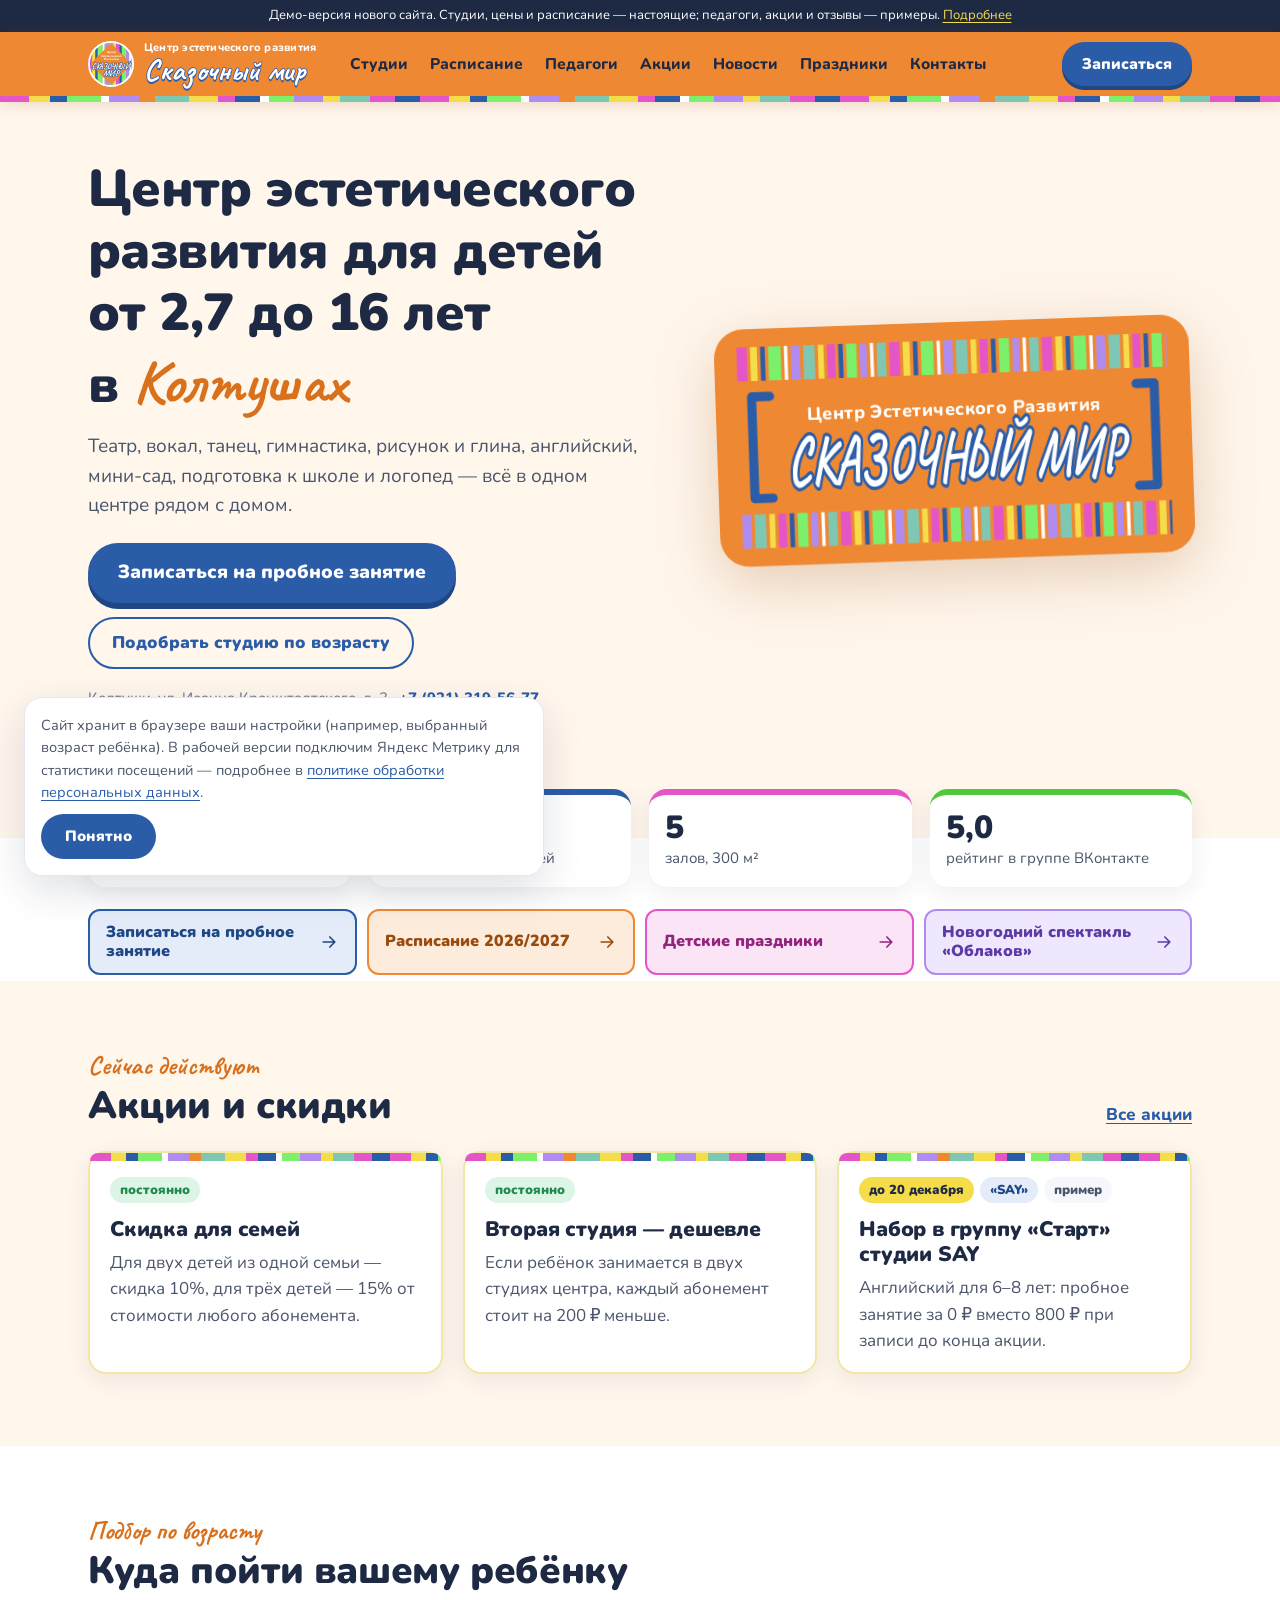
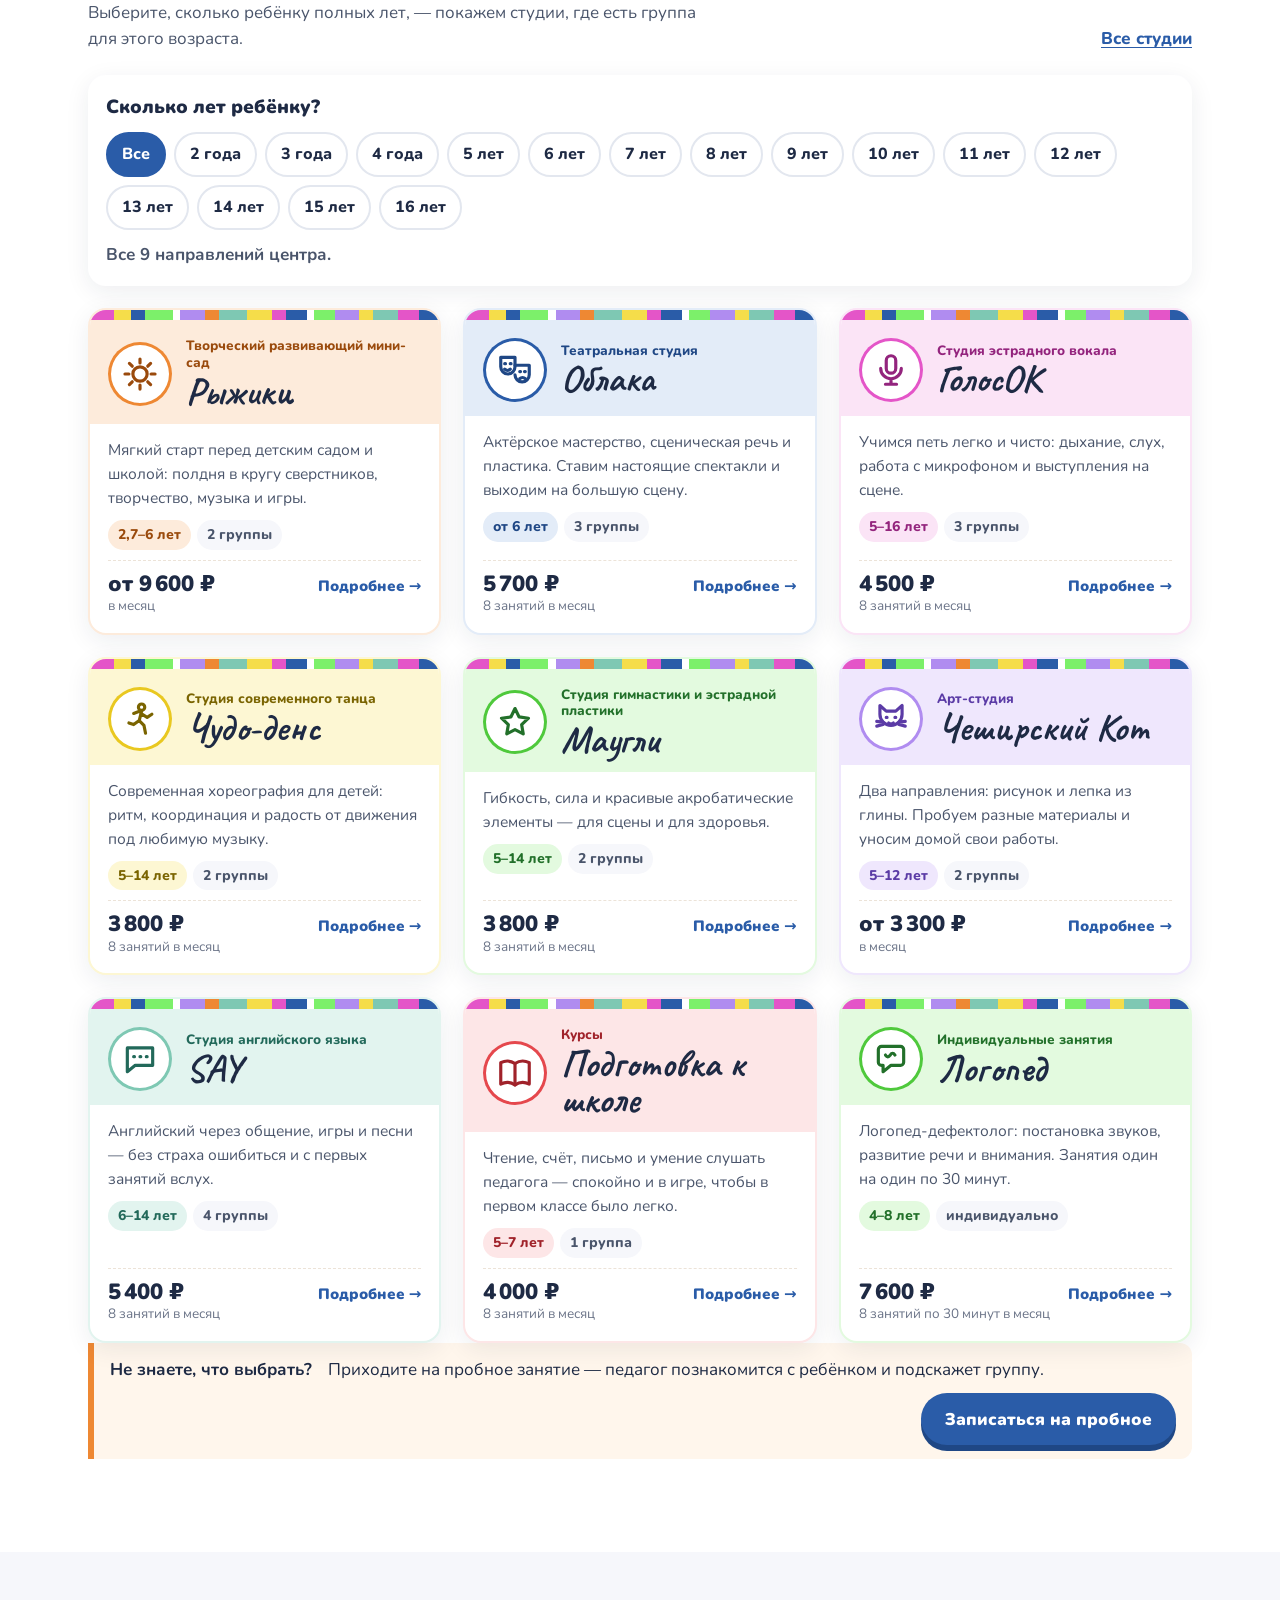
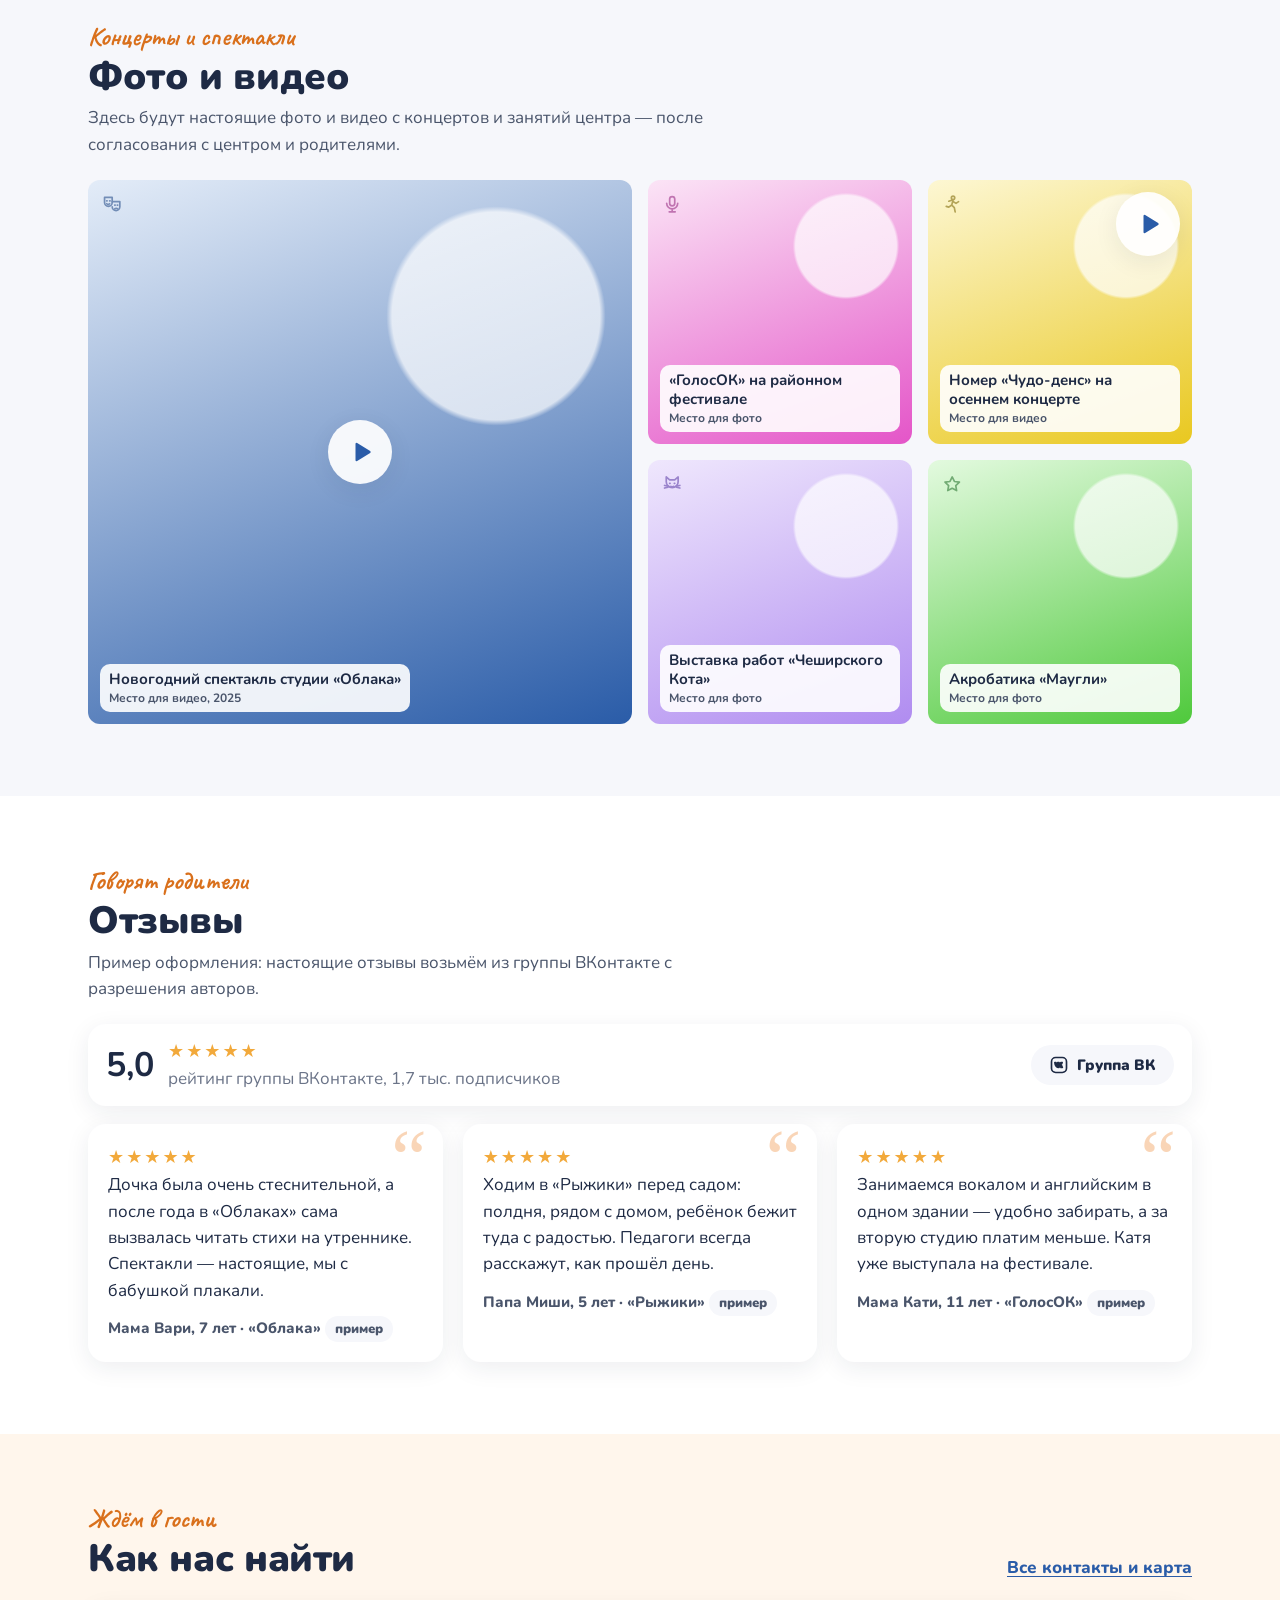
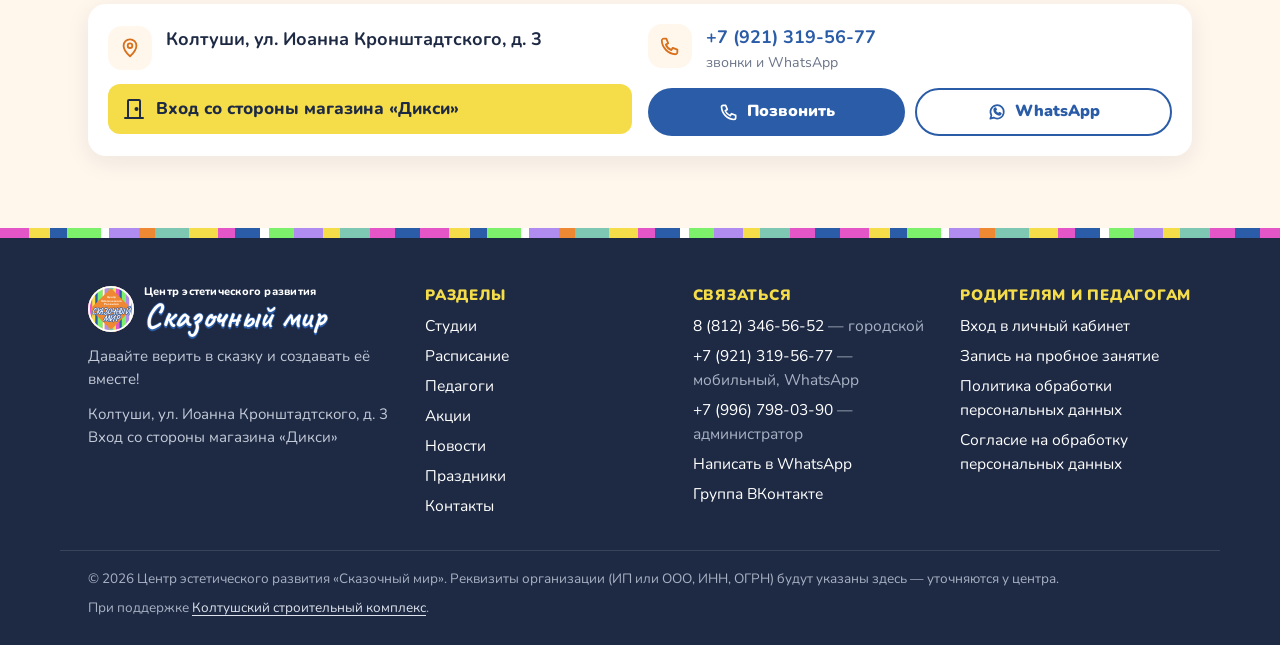
<file: index.html>
<!doctype html>
<html lang="ru">
<head>
  <meta charset="utf-8">
  <meta name="viewport" content="width=device-width, initial-scale=1">
  <title>«Сказочный мир» — центр эстетического развития в Колтушах</title>
  <meta name="description" content="Центр эстетического развития для детей от 2,7 до 16 лет в Колтушах: театр, вокал, танец, гимнастика, рисунок и глина, английский, мини-сад, подготовка к школе, логопед.">
  <meta name="robots" content="noindex">
  <meta name="theme-color" content="#EE8833">
  <link rel="icon" href="assets/img/favicon.svg" type="image/svg+xml">
  <link rel="stylesheet" href="assets/css/style.css">
</head>
<body data-page="home">
  <div id="site-header"></div>
  <noscript><p class="container">Для работы демо-версии включите JavaScript в браузере.</p></noscript>

  <main>
    <!-- Первый экран: что это и для какого возраста — за 5 секунд -->
    <section class="hero">
      <div class="container hero-inner">
        <div>
          <h1>Центр эстетического развития для детей <span class="nowrap">от 2,7 до 16 лет</span> в&nbsp;<span class="hand">Колтушах</span></h1>
          <p class="hero-lead">Театр, вокал, танец, гимнастика, рисунок и&nbsp;глина, английский, мини-сад, подготовка к&nbsp;школе и&nbsp;логопед — всё в&nbsp;одном центре рядом с&nbsp;домом.</p>
          <div class="hero-actions">
            <a class="btn btn-blue btn-lg" href="demo.html?form=probnoe">Записаться на пробное занятие</a>
            <a class="btn btn-ghost" href="#podbor">Подобрать студию по возрасту</a>
          </div>
          <p class="hero-note" id="hero-note">Колтуши, ул. Иоанна Кронштадтского, д. 3 · <a href="tel:+79213195677">+7&nbsp;(921)&nbsp;319&#8209;56&#8209;77</a></p>
        </div>
        <div class="hero-art" data-logo="banner"></div>
      </div>
    </section>

    <section class="section-facts">
      <div class="container">
        <div class="facts" id="facts"></div>
      </div>
    </section>

    <section class="section section-quick" aria-label="Быстрые ссылки">
      <div class="container">
        <div class="quick-links" id="quick-links"></div>
      </div>
    </section>

    <section class="section section-warm" id="akcii">
      <div class="container">
        <div class="section-head">
          <div>
            <span class="eyebrow">Сейчас действуют</span>
            <h2>Акции и скидки</h2>
          </div>
        </div>
        <div class="promo-grid cols-3" id="promos"></div>
      </div>
    </section>

    <section class="section" id="podbor">
      <div class="container">
        <div class="section-head">
          <div>
            <span class="eyebrow">Подбор по возрасту</span>
            <h2>Куда пойти вашему ребёнку</h2>
            <p>Выберите, сколько ребёнку полных лет, — покажем студии, где есть группа для этого возраста.</p>
          </div>
        </div>
        <div class="age-picker">
          <div class="age-picker-title" id="age-title">Сколько лет ребёнку?</div>
          <div class="chips chips-scroll" id="age-chips" role="group" aria-labelledby="age-title"></div>
          <div class="age-result" id="age-result" role="status"></div>
        </div>
        <div class="studio-grid" id="studio-grid"></div>
        <div class="callout home-help">
          <b>Не знаете, что выбрать?</b> Приходите на пробное занятие — педагог познакомится с ребёнком и подскажет группу.
          <a class="btn btn-blue" href="demo.html?form=probnoe">Записаться на пробное</a>
        </div>
      </div>
    </section>

    <section class="section section-soft" id="foto">
      <div class="container">
        <div class="section-head">
          <div>
            <span class="eyebrow">Концерты и спектакли</span>
            <h2>Фото и видео</h2>
            <p>Здесь будут настоящие фото и видео с концертов и занятий центра — после согласования с центром и родителями.</p>
          </div>
        </div>
        <div class="gallery" id="gallery"></div>
      </div>
    </section>

    <section class="section" id="otzyvy">
      <div class="container">
        <div class="section-head">
          <div>
            <span class="eyebrow">Говорят родители</span>
            <h2>Отзывы</h2>
            <p>Пример оформления: настоящие отзывы возьмём из группы ВКонтакте с разрешения авторов.</p>
          </div>
        </div>
        <div class="rating-box" id="rating"></div>
        <div class="reviews" id="reviews"></div>
      </div>
    </section>

    <section class="section section-warm" id="kontakty">
      <div class="container">
        <div class="section-head">
          <div>
            <span class="eyebrow">Ждём в гости</span>
            <h2>Как нас найти</h2>
          </div>
        </div>
        <div class="contact-card" id="home-contacts"></div>
      </div>
    </section>
  </main>

  <div id="site-footer"></div>

  <script src="assets/js/data.js"></script>
  <script src="assets/js/site.js"></script>
  <script src="assets/js/pages/home.js"></script>
</body>
</html>
</file>
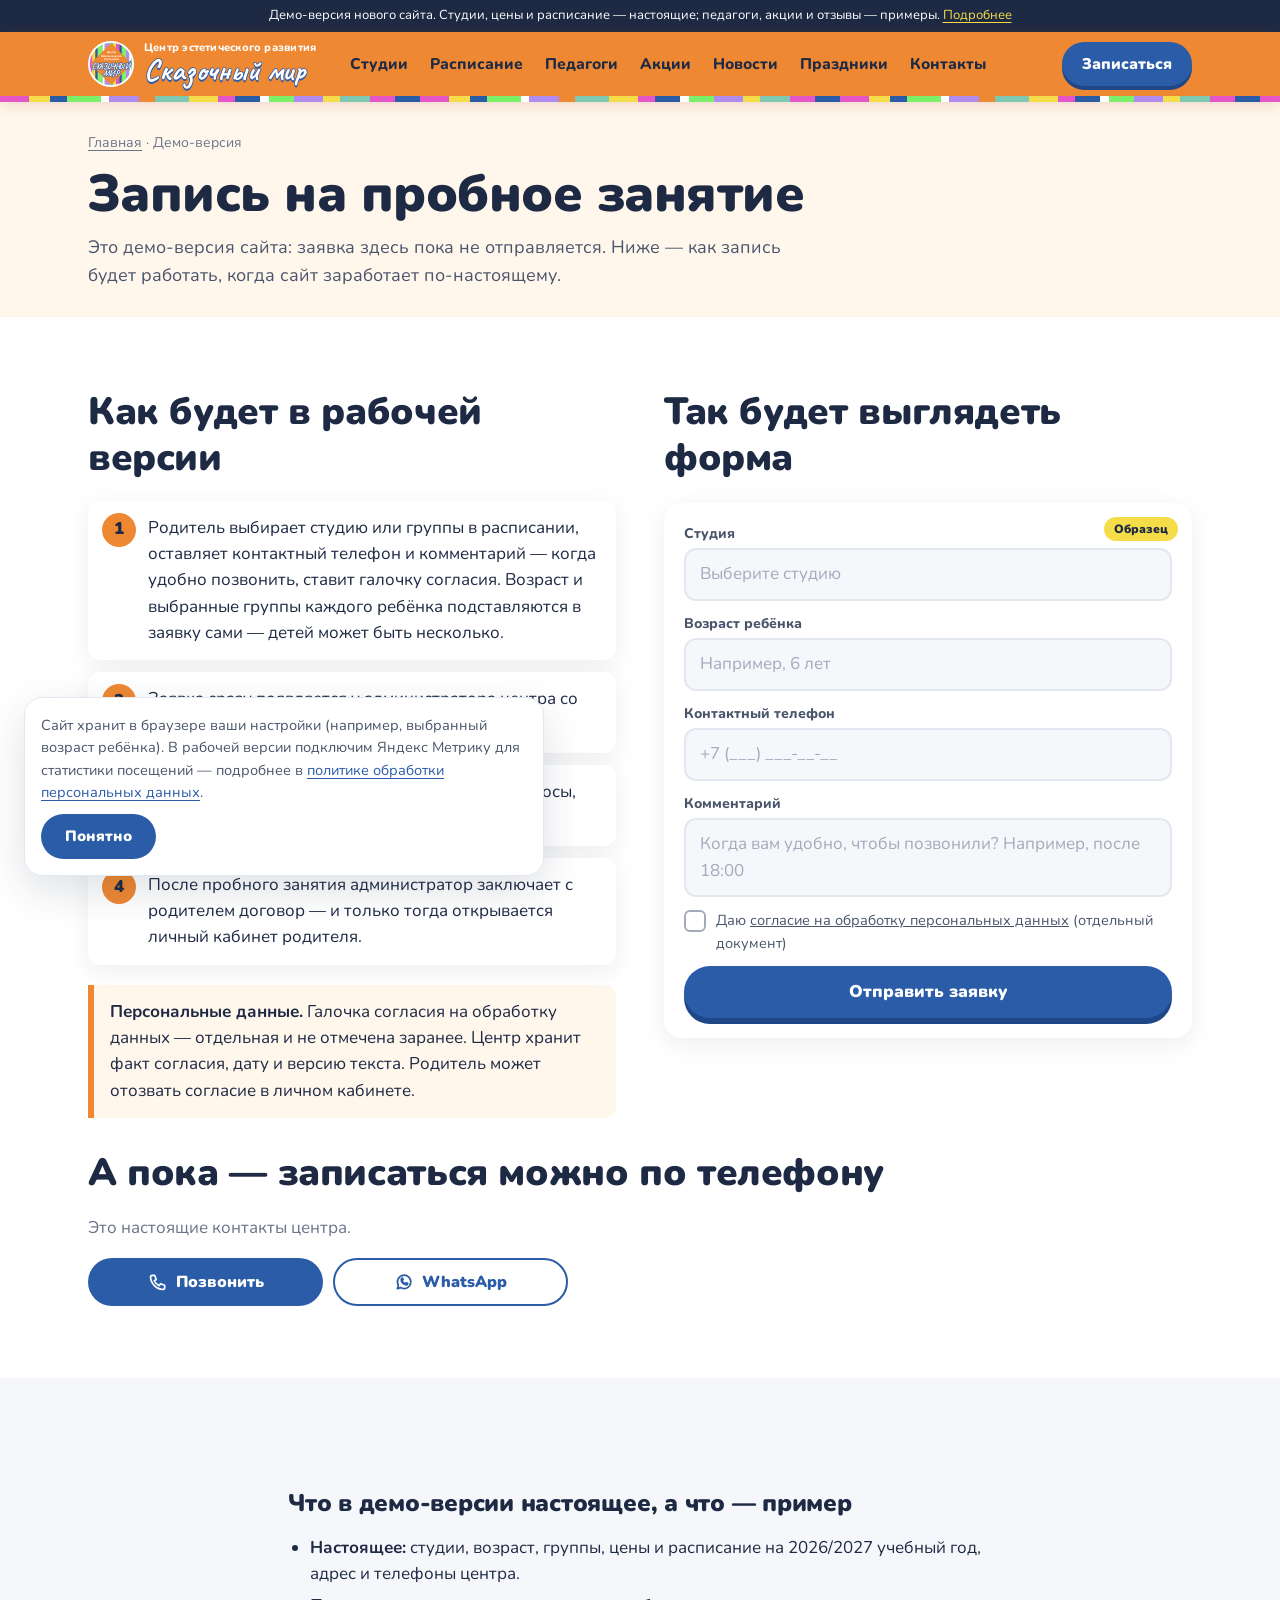
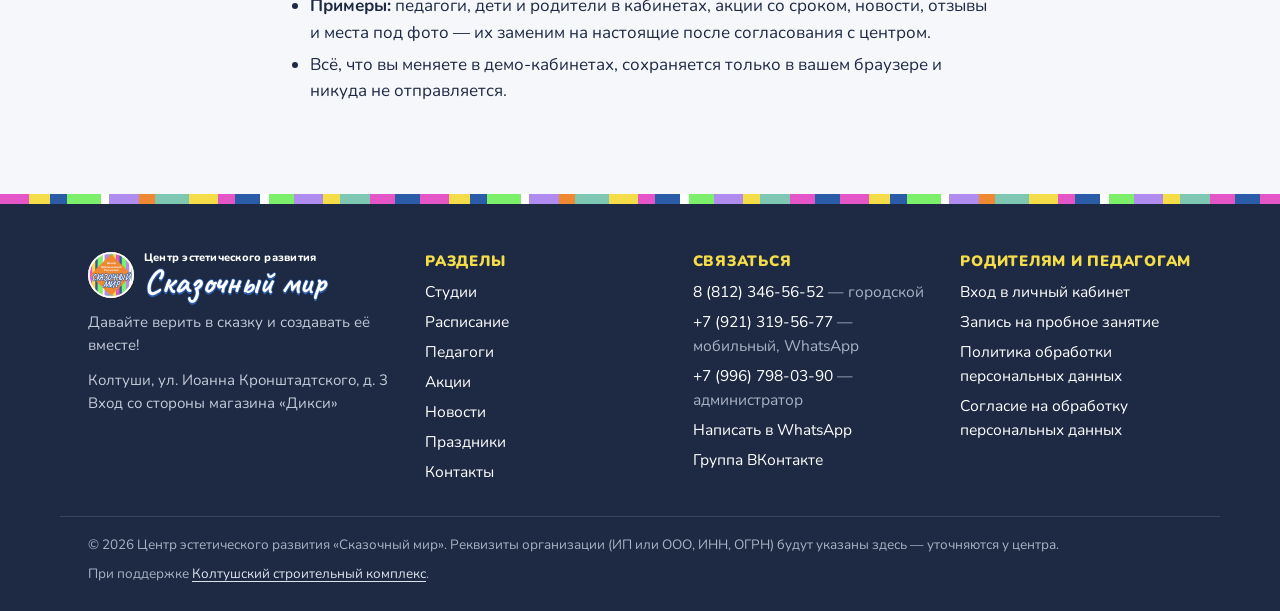
<file: demo.html>
<!doctype html>
<html lang="ru">
<head>
  <meta charset="utf-8">
  <meta name="viewport" content="width=device-width, initial-scale=1">
  <title>Это демо-версия — «Сказочный мир», Колтуши</title>
  <meta name="description" content="Демо-версия нового сайта Центра эстетического развития «Сказочный мир»: как будет устроена запись на пробное занятие.">
  <meta name="robots" content="noindex">
  <meta name="theme-color" content="#EE8833">
  <link rel="icon" href="assets/img/favicon.svg" type="image/svg+xml">
  <link rel="stylesheet" href="assets/css/style.css">
</head>
<body data-page="demo">
  <div id="site-header"></div>
  <noscript><p class="container">Для работы демо-версии включите JavaScript в браузере.</p></noscript>

  <main>
    <section class="page-hero">
      <div class="container">
        <div class="breadcrumbs"><a href="index.html">Главная</a> · Демо-версия</div>
        <h1 id="demo-title">Это демо-версия сайта</h1>
        <p id="demo-lead">Сайт показан, чтобы владелица центра посмотрела, как всё может выглядеть и работать. Заявки здесь пока не принимаются и никуда не отправляются.</p>
      </div>
    </section>

    <section class="section">
      <div class="container demo-stub">
        <div class="two-col">
          <div>
            <h2>Как будет в рабочей версии</h2>
            <ol class="steps" id="demo-steps"></ol>
            <div class="callout"><b>Персональные данные.</b> Галочка согласия на обработку данных — отдельная и не отмечена заранее. Центр хранит факт согласия, дату и версию текста. Родитель может отозвать согласие в личном кабинете.</div>
          </div>
          <div>
            <h2>Так будет выглядеть форма</h2>
            <div class="mock-form" role="img" aria-label="Образец формы записи, поля неактивны">
              <div><div class="mock-label" id="mock-studio-label">Студия</div><div class="mock-input" id="mock-studio">Выберите студию</div></div>
              <div><div class="mock-label">Возраст ребёнка</div><div class="mock-input" id="mock-age">Например, 6 лет</div></div>
              <div><div class="mock-label">Контактный телефон</div><div class="mock-input">+7 (___) ___-__-__</div></div>
              <div><div class="mock-label">Комментарий</div><div class="mock-input">Когда вам удобно, чтобы позвонили? Например, после 18:00</div></div>
              <div class="mock-check"><i></i><span>Даю <u>согласие на обработку персональных данных</u> (отдельный документ)</span></div>
              <div class="btn btn-blue btn-block" aria-disabled="true">Отправить заявку</div>
            </div>
          </div>
        </div>

        <h2>А пока — записаться можно по телефону</h2>
        <p class="muted">Это настоящие контакты центра.</p>
        <div class="contact-buttons" id="demo-contacts"></div>
      </div>
    </section>

    <section class="section section-soft">
      <div class="container prose">
        <h2>Что в демо-версии настоящее, а что — пример</h2>
        <ul>
          <li><b>Настоящее:</b> студии, возраст, группы, цены и расписание на 2026/2027 учебный год, адрес и телефоны центра.</li>
          <li><b>Примеры:</b> педагоги, дети и родители в кабинетах, акции со сроком, новости, отзывы и места под фото — их заменим на настоящие после согласования с центром.</li>
          <li>Всё, что вы меняете в демо-кабинетах, сохраняется только в вашем браузере и никуда не отправляется.</li>
        </ul>
      </div>
    </section>
  </main>

  <div id="site-footer"></div>

  <script src="assets/js/data.js"></script>
  <script src="assets/js/site.js"></script>
  <script src="assets/js/pages/demo.js"></script>
</body>
</html>
</file>
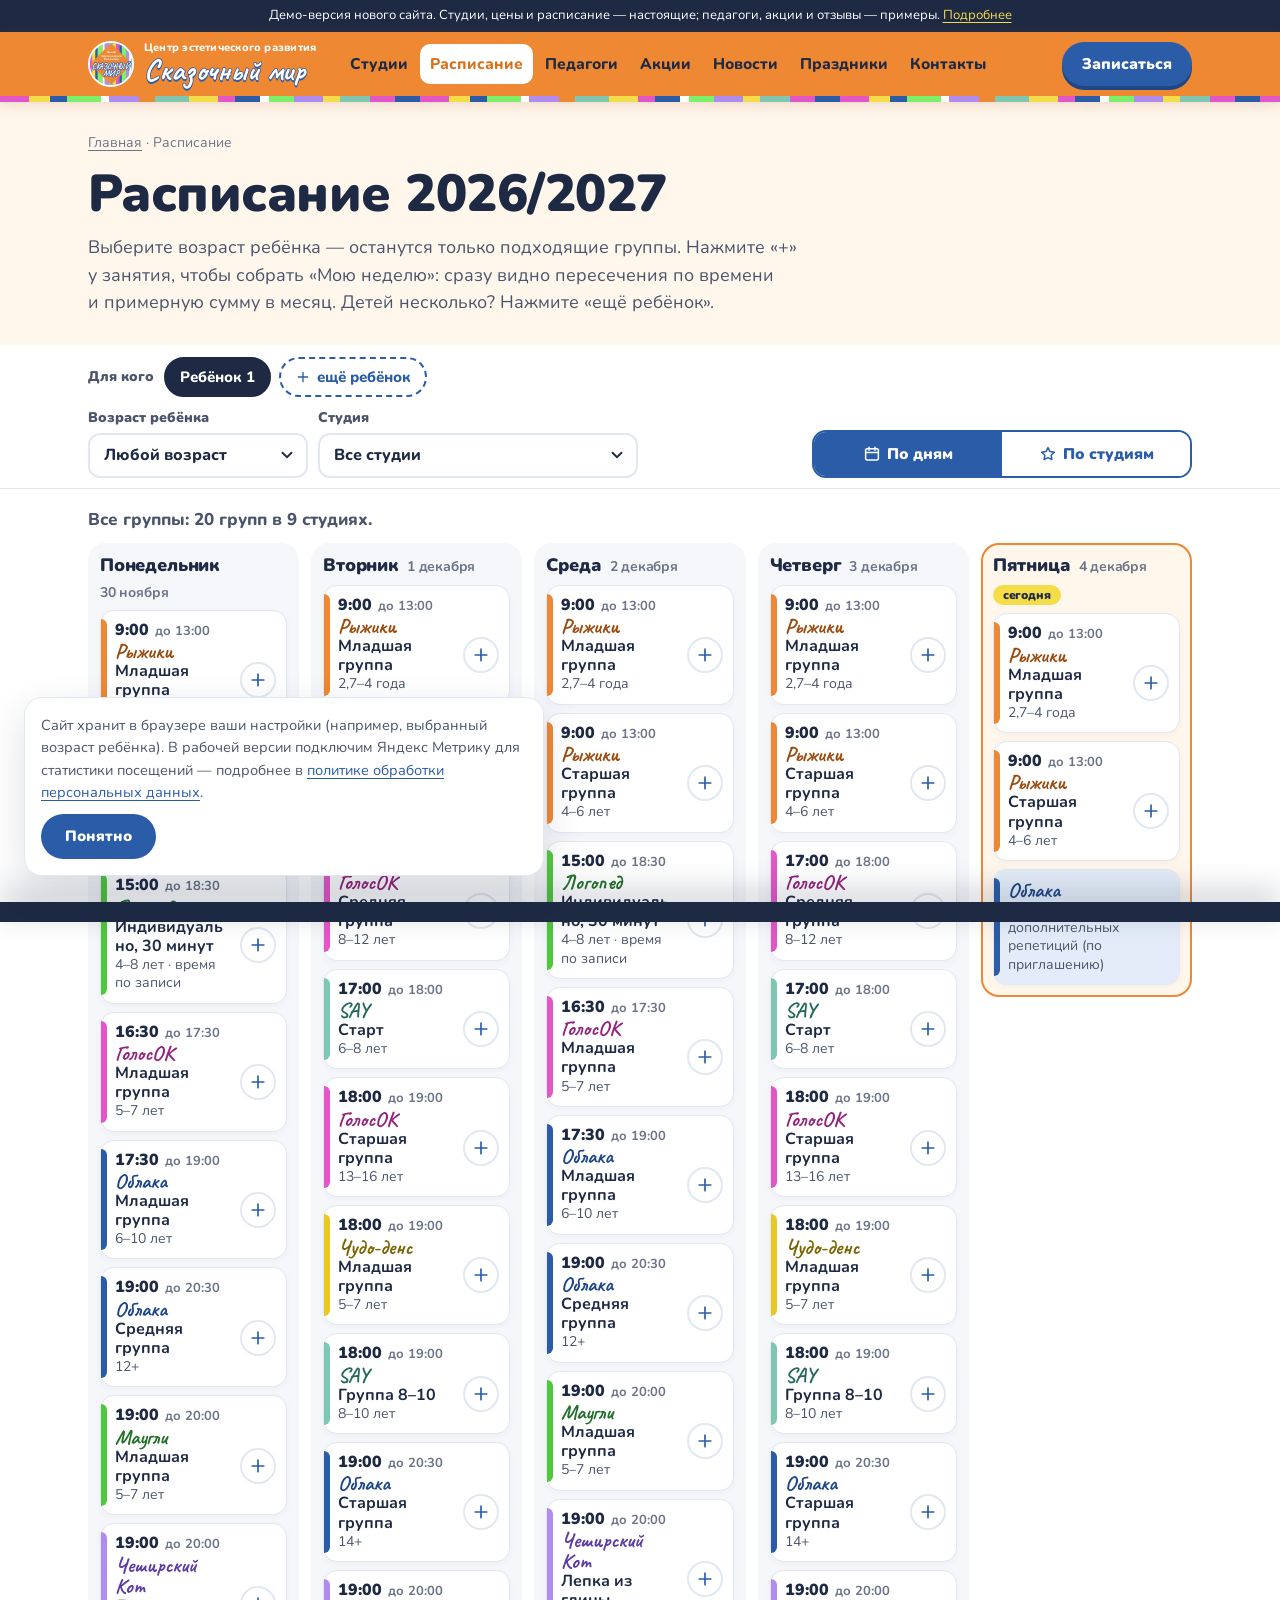
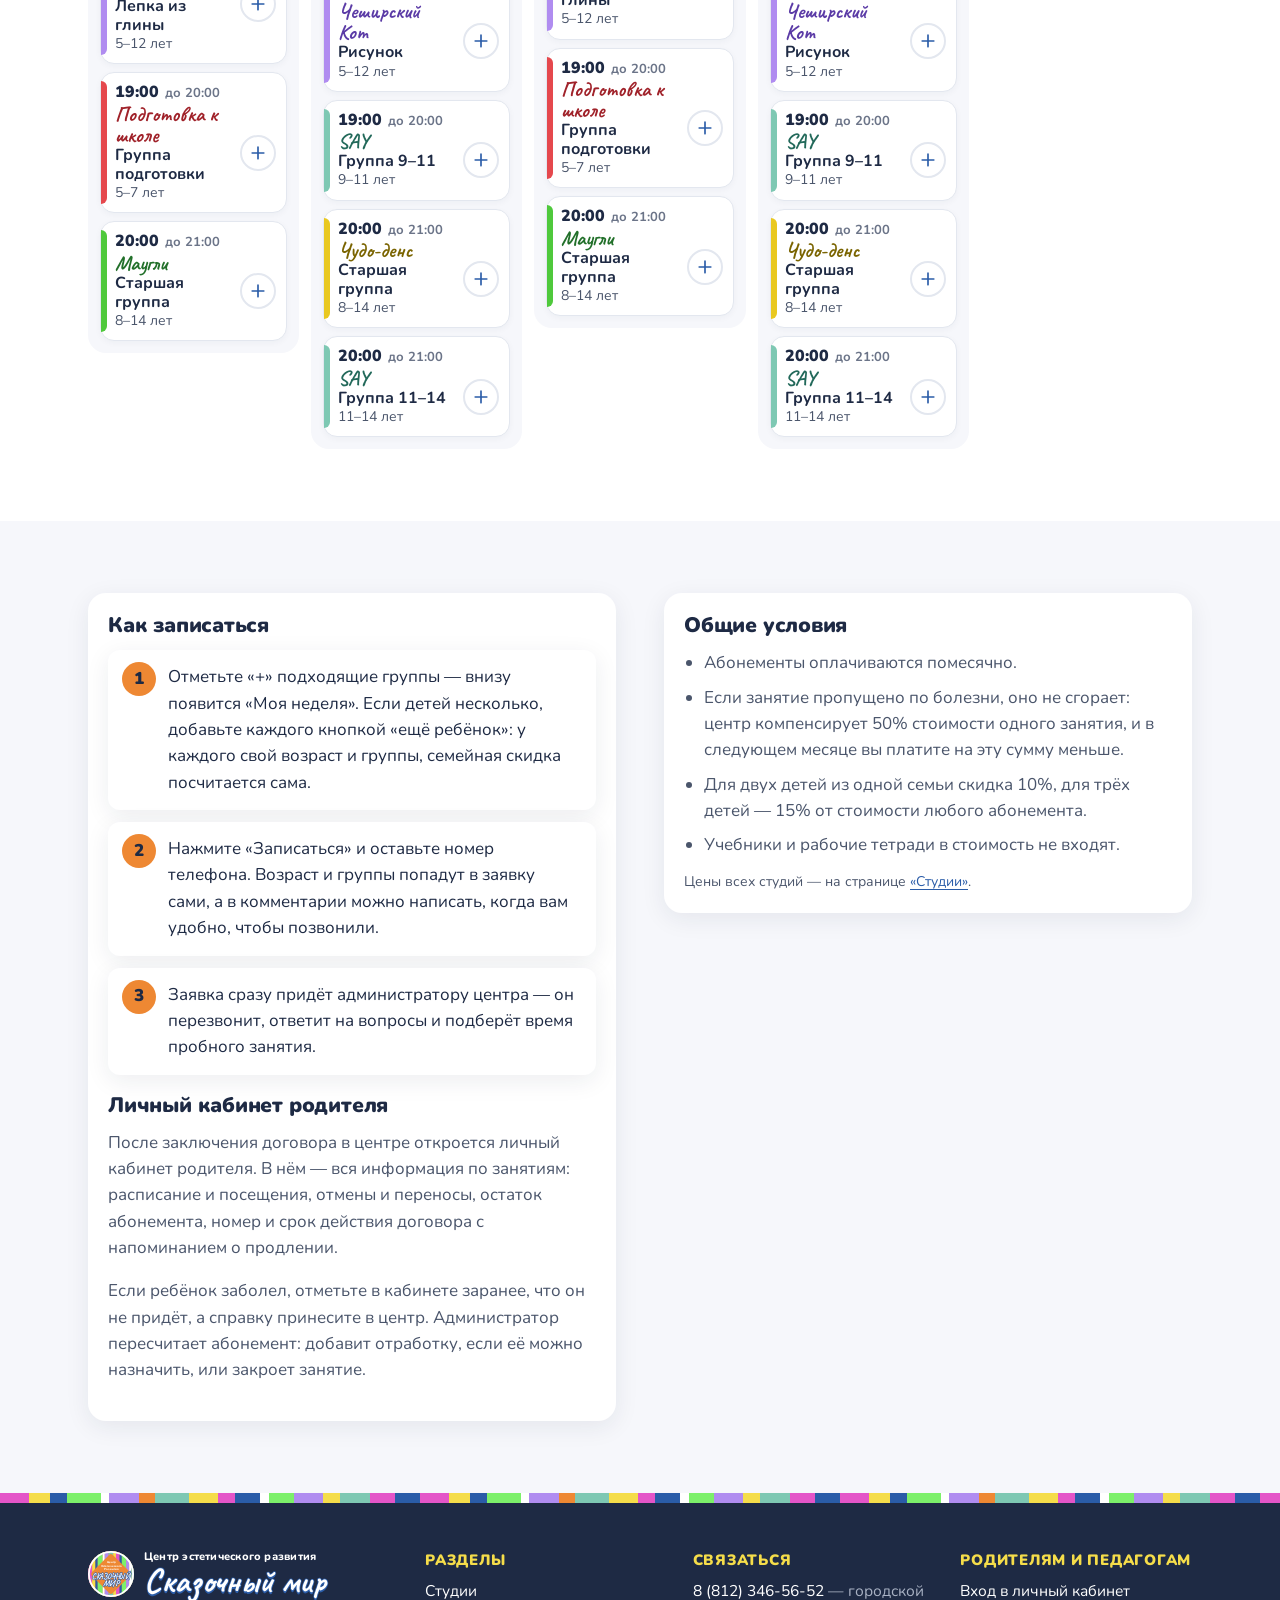
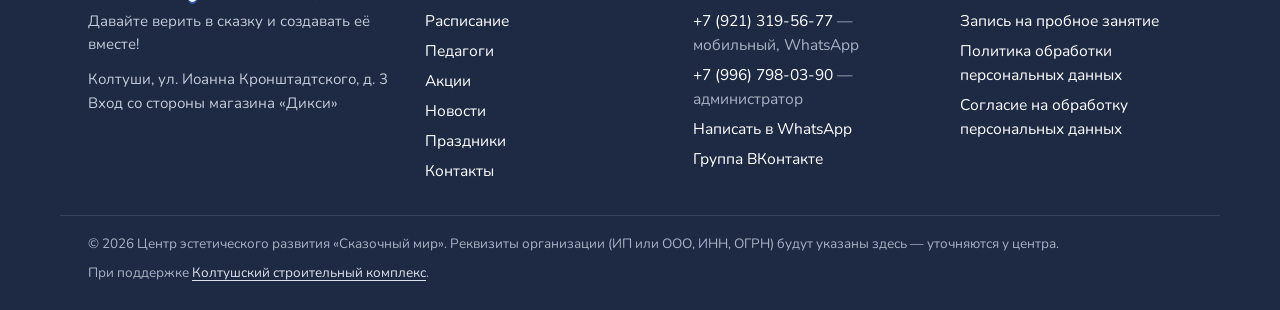
<file: raspisanie.html>
<!doctype html>
<html lang="ru">
<head>
  <meta charset="utf-8">
  <meta name="viewport" content="width=device-width, initial-scale=1">
  <title>Расписание 2026/2027 — «Сказочный мир», Колтуши</title>
  <meta name="description" content="Расписание студий Центра эстетического развития «Сказочный мир» в Колтушах на 2026/2027 учебный год: по дням и по студиям, с подбором по возрасту ребёнка.">
  <meta name="robots" content="noindex">
  <meta name="theme-color" content="#EE8833">
  <link rel="icon" href="assets/img/favicon.svg" type="image/svg+xml">
  <link rel="stylesheet" href="assets/css/style.css">
</head>
<body data-page="raspisanie">
  <div id="site-header"></div>
  <noscript><p class="container">Для работы демо-версии включите JavaScript в браузере.</p></noscript>

  <main>
    <section class="page-hero">
      <div class="container">
        <div class="breadcrumbs"><a href="index.html">Главная</a> · Расписание</div>
        <h1>Расписание 2026/2027</h1>
        <p>Выберите возраст ребёнка — останутся только подходящие группы. Нажмите «+» у&nbsp;занятия, чтобы собрать «Мою неделю»: сразу видно пересечения по&nbsp;времени и&nbsp;примерную сумму в&nbsp;месяц. Детей несколько? Нажмите «ещё ребёнок».</p>
      </div>
    </section>

    <!-- Фильтры: возраст, студия, вид -->
    <div class="sched-toolbar">
      <div class="container">
        <div class="kids-row" id="kids-row" role="group" aria-label="Для какого ребёнка смотрим расписание"></div>
        <div class="sched-filters">
          <div class="field">
            <label class="lbl" for="age-select">Возраст ребёнка</label>
            <select class="select" id="age-select"></select>
          </div>
          <div class="field">
            <label class="lbl" for="studio-select">Студия</label>
            <select class="select" id="studio-select"></select>
          </div>
          <div class="view-switch" id="view-switch" role="group" aria-label="Вид расписания">
            <button type="button" data-view="days">По дням</button>
            <button type="button" data-view="studios">По студиям</button>
          </div>
        </div>
      </div>
    </div>

    <section class="section sched-section">
      <div class="container">
        <p class="sched-summary" id="sched-summary" aria-live="polite"></p>
        <div id="sched"></div>
      </div>
    </section>

    <section class="section section-soft" id="usloviya">
      <div class="container two-col">
        <div class="terms" id="kak-zapisatsya">
          <h3>Как записаться</h3>
          <ol class="steps steps-compact">
            <li>Отметьте «+» подходящие группы — внизу появится «Моя неделя». Если детей несколько, добавьте каждого кнопкой «ещё ребёнок»: у каждого свой возраст и группы, семейная скидка посчитается сама.</li>
            <li>Нажмите «Записаться» и оставьте номер телефона. Возраст и группы попадут в заявку сами, а в комментарии можно написать, когда вам удобно, чтобы позвонили.</li>
            <li>Заявка сразу придёт администратору центра — он перезвонит, ответит на вопросы и подберёт время пробного занятия.</li>
          </ol>
          <h3>Личный кабинет родителя</h3>
          <p>После заключения договора в центре откроется личный кабинет родителя. В нём — вся информация по занятиям: расписание и посещения, отмены и переносы, остаток абонемента, номер и срок действия договора с напоминанием о продлении.</p>
          <p>Если ребёнок заболел, отметьте в кабинете заранее, что он не придёт, а справку принесите в центр. Администратор пересчитает абонемент: добавит отработку, если её можно назначить, или закроет занятие.</p>
        </div>
        <div class="terms">
          <h3>Общие условия</h3>
          <ul id="terms-list"></ul>
          <p class="muted small terms-more">Цены всех студий — на странице <a href="studii.html#ceny">«Студии»</a>.</p>
        </div>
      </div>
    </section>
  </main>

  <div id="site-footer"></div>

  <script src="assets/js/data.js"></script>
  <script src="assets/js/site.js"></script>
  <script src="assets/js/pages/raspisanie.js"></script>
</body>
</html>
</file>
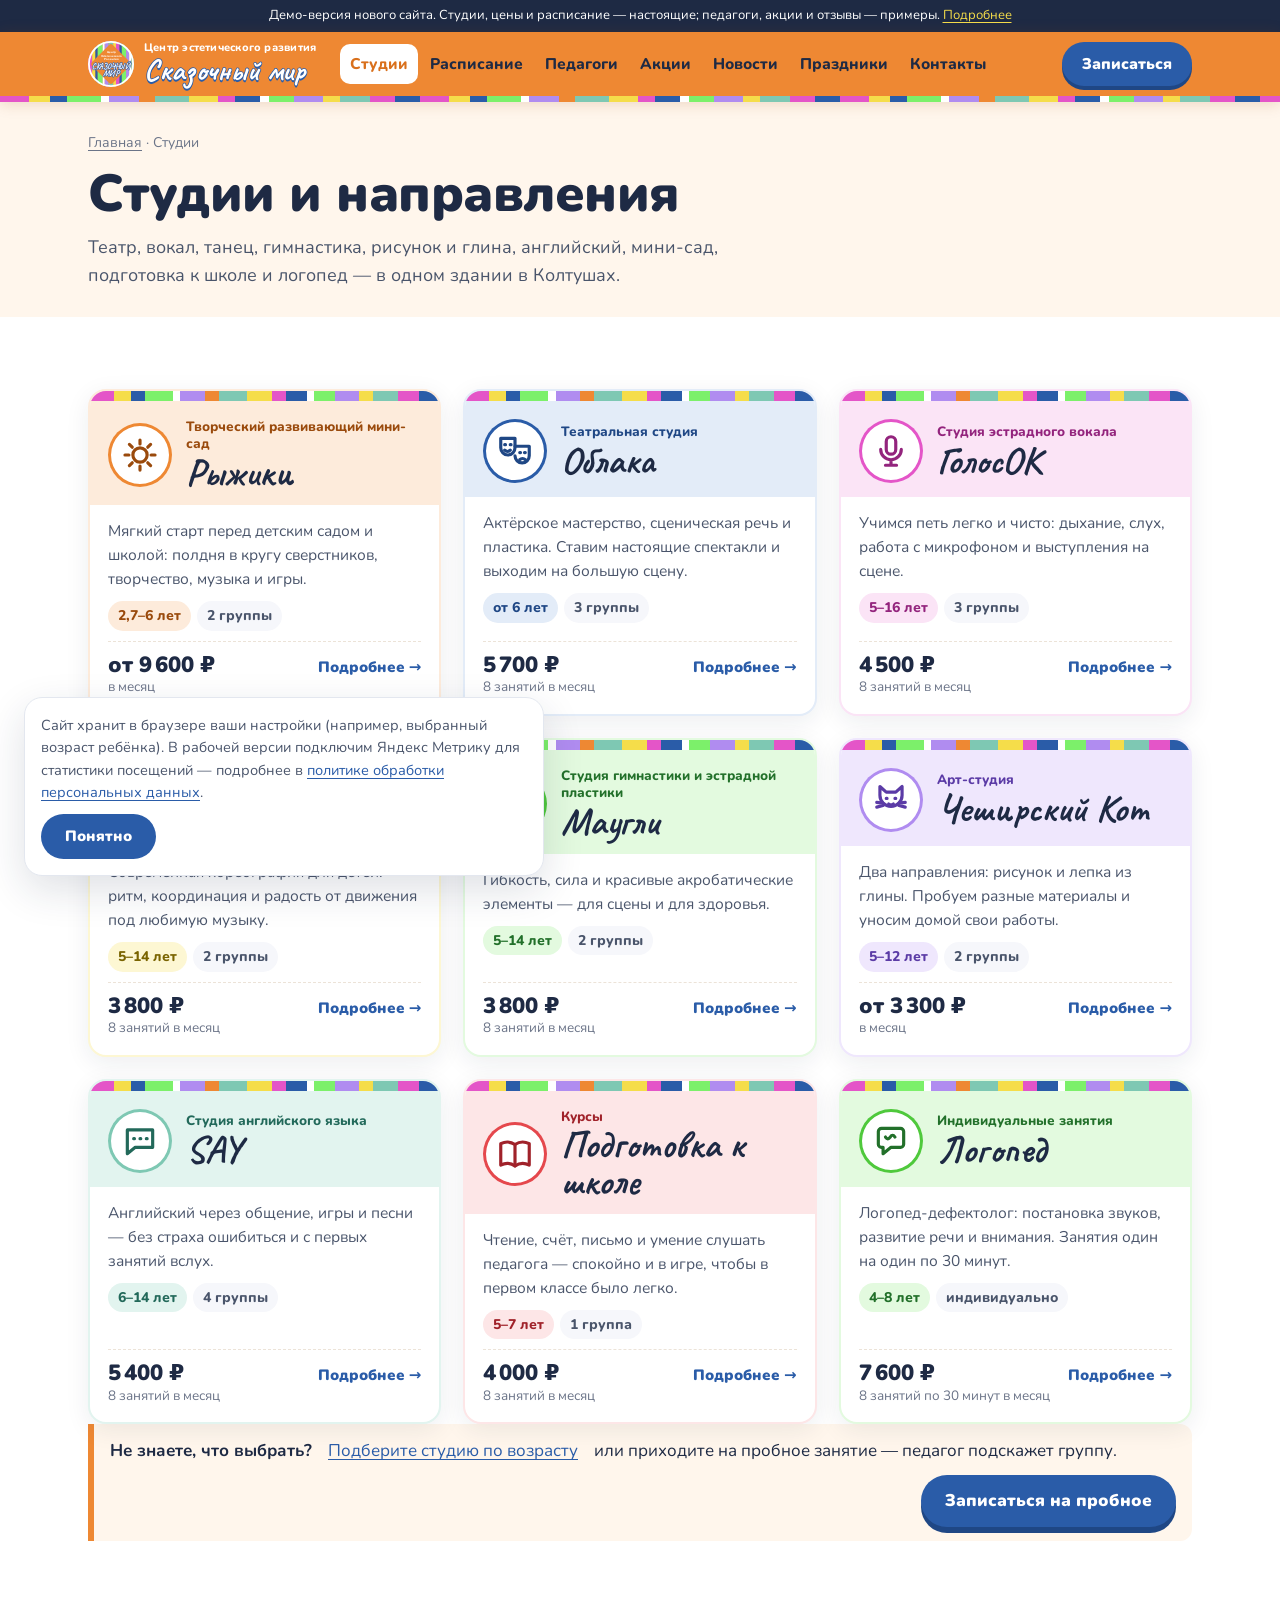
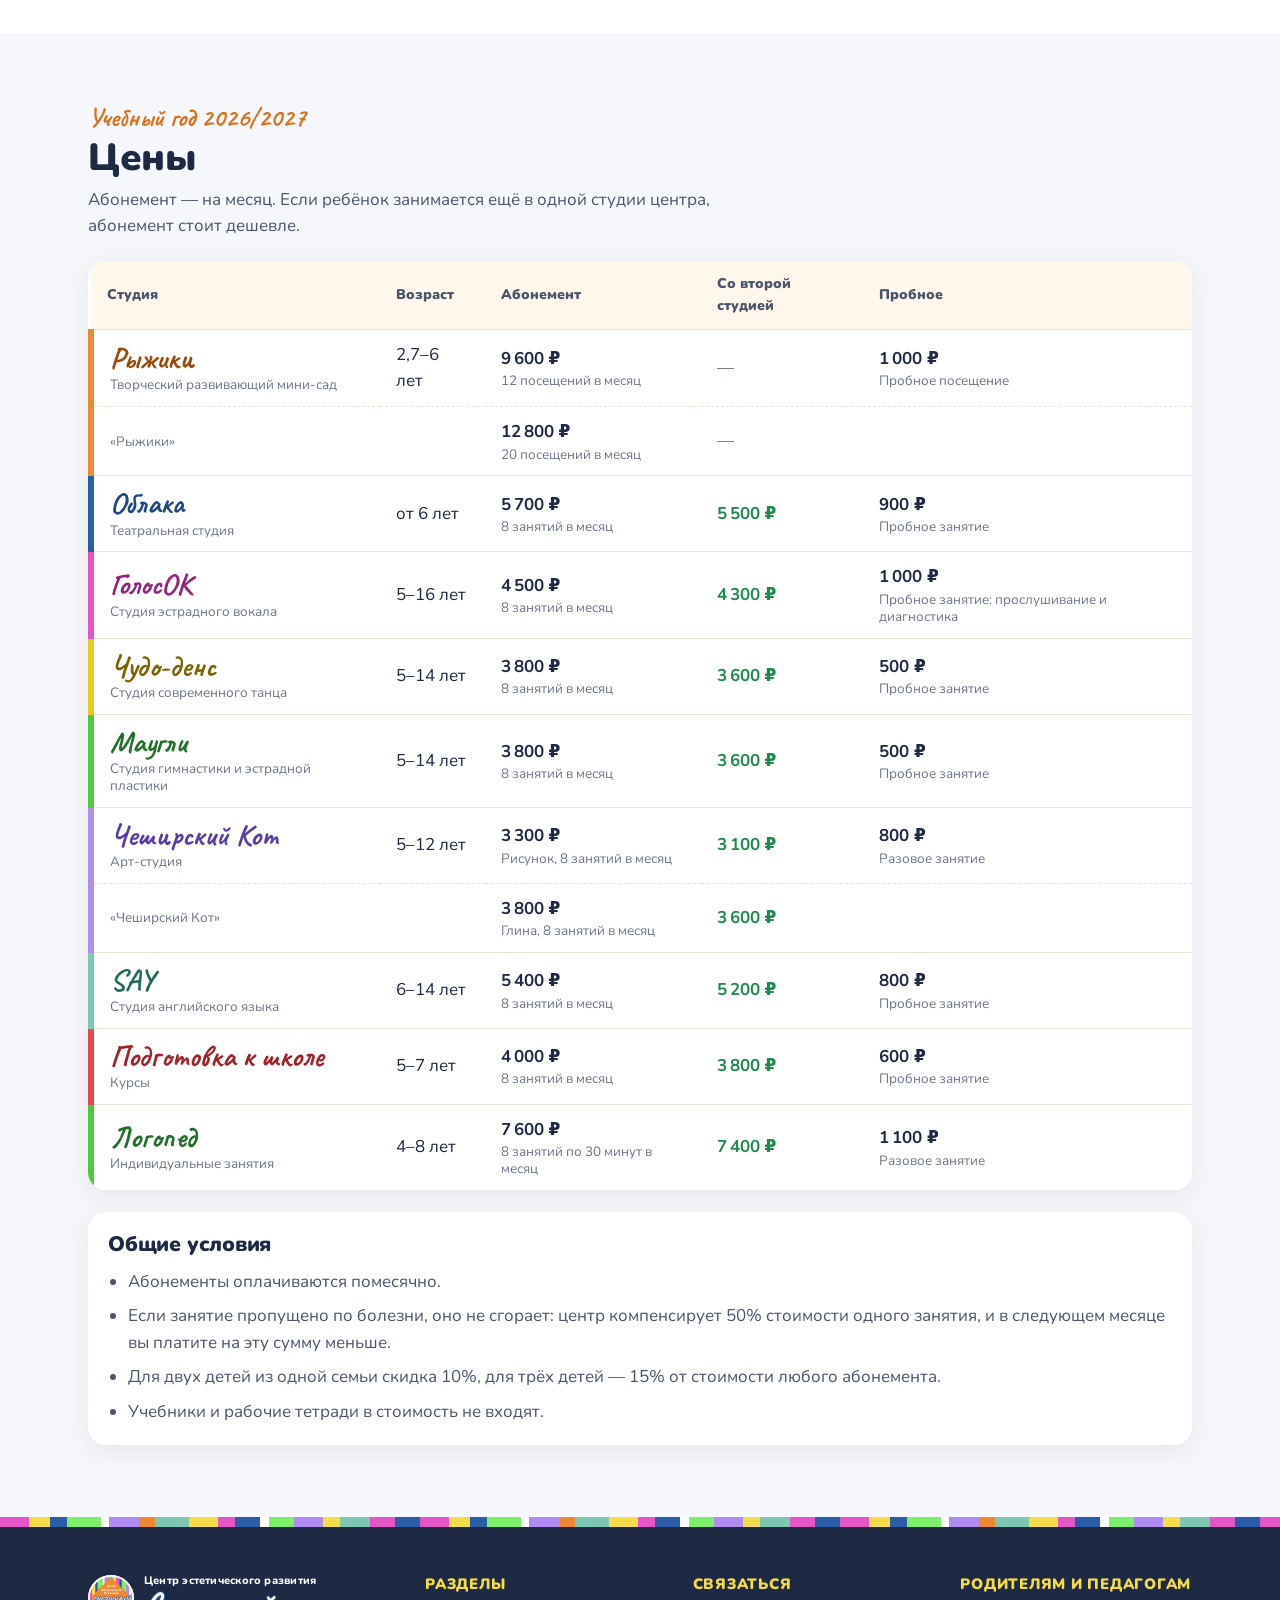
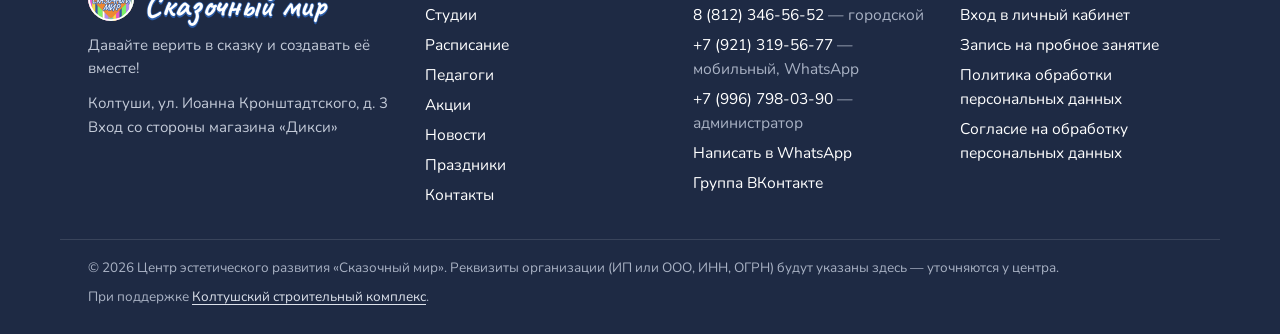
<file: studii.html>
<!doctype html>
<html lang="ru">
<head>
  <meta charset="utf-8">
  <meta name="viewport" content="width=device-width, initial-scale=1">
  <title>Студии и цены — «Сказочный мир», Колтуши</title>
  <meta name="description" content="Все студии Центра эстетического развития «Сказочный мир» в Колтушах: возраст, группы, цены абонементов и пробных занятий на 2026/2027 учебный год.">
  <meta name="robots" content="noindex">
  <meta name="theme-color" content="#EE8833">
  <link rel="icon" href="assets/img/favicon.svg" type="image/svg+xml">
  <link rel="stylesheet" href="assets/css/style.css">
</head>
<body data-page="studii">
  <div id="site-header"></div>
  <noscript><p class="container">Для работы демо-версии включите JavaScript в браузере.</p></noscript>

  <main>
    <section class="page-hero">
      <div class="container">
        <div class="breadcrumbs"><a href="index.html">Главная</a> · Студии</div>
        <h1>Студии и направления</h1>
        <p id="studii-lead">Театр, вокал, танец, гимнастика, рисунок и&nbsp;глина, английский, мини-сад, подготовка к&nbsp;школе и&nbsp;логопед — в&nbsp;одном здании в&nbsp;Колтушах.</p>
      </div>
    </section>

    <section class="section">
      <div class="container">
        <div class="studio-grid" id="studio-grid"></div>
        <div class="callout home-help">
          <b>Не знаете, что выбрать?</b> <a href="index.html#podbor">Подберите студию по возрасту</a> или приходите на пробное занятие — педагог подскажет группу.
          <a class="btn btn-blue" href="demo.html?form=probnoe">Записаться на пробное</a>
        </div>
      </div>
    </section>

    <section class="section section-soft" id="ceny">
      <div class="container">
        <div class="section-head">
          <div>
            <span class="eyebrow">Учебный год 2026/2027</span>
            <h2>Цены</h2>
            <p>Абонемент — на месяц. Если ребёнок занимается ещё в одной студии центра, абонемент стоит дешевле.</p>
          </div>
        </div>
        <table class="price-table">
          <caption class="sr-only">Цены студий на 2026/2027 учебный год</caption>
          <thead><tr id="price-head"></tr></thead>
          <tbody id="price-table"></tbody>
        </table>
        <div class="terms" id="terms">
          <h3>Общие условия</h3>
          <ul id="terms-list"></ul>
        </div>
      </div>
    </section>
  </main>

  <div id="site-footer"></div>

  <script src="assets/js/data.js"></script>
  <script src="assets/js/site.js"></script>
  <script src="assets/js/pages/studii.js"></script>
</body>
</html>
</file>
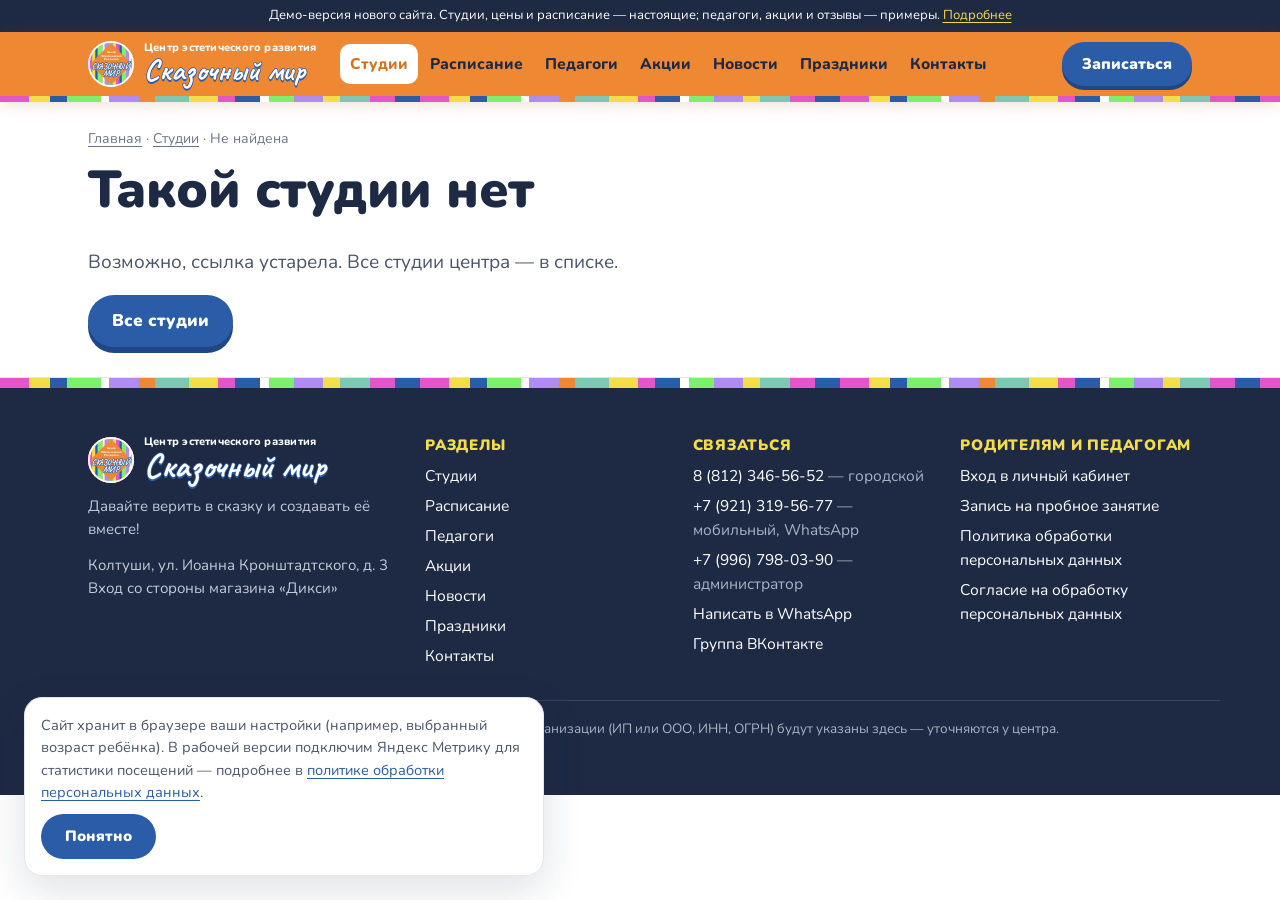
<file: studiya.html>
<!doctype html>
<html lang="ru">
<head>
  <meta charset="utf-8">
  <meta name="viewport" content="width=device-width, initial-scale=1">
  <title>Студия — «Сказочный мир», Колтуши</title>
  <meta name="description" content="Студия Центра эстетического развития «Сказочный мир» в Колтушах: возраст, группы, расписание, цены и педагог.">
  <meta name="robots" content="noindex">
  <meta name="theme-color" content="#EE8833">
  <link rel="icon" href="assets/img/favicon.svg" type="image/svg+xml">
  <link rel="stylesheet" href="assets/css/style.css">
</head>
<body data-page="studii">
  <div id="site-header"></div>
  <noscript><p class="container">Для работы демо-версии включите JavaScript в браузере.</p></noscript>

  <main id="studio-page">
    <!-- Первый экран: название, возраст, цены и запись на пробное -->
    <section class="studio-hero" id="studio-hero">
      <div class="container">
        <div class="breadcrumbs"><a href="index.html">Главная</a> · <a href="studii.html">Студии</a> · <span id="crumb">Студия</span></div>
        <div class="studio-hero-inner" id="studio-hero-inner"></div>
      </div>
    </section>

    <section class="section" id="o-studii">
      <div class="container two-col">
        <div>
          <span class="eyebrow">О студии</span>
          <h2>Чем занимаемся</h2>
          <ul class="checklist" id="studio-points"></ul>
          <div id="studio-extra"></div>
        </div>
        <div>
          <span class="eyebrow">Педагог</span>
          <h2>Кто ведёт занятия</h2>
          <div id="studio-teacher"></div>
        </div>
      </div>
    </section>

    <section class="section section-soft" id="gruppy">
      <div class="container">
        <div class="section-head">
          <div>
            <span class="eyebrow">Учебный год 2026/2027</span>
            <h2>Группы и расписание</h2>
          </div>
        </div>
        <div class="group-list" id="studio-groups"></div>
      </div>
    </section>

    <section class="section" id="foto">
      <div class="container">
        <div class="section-head">
          <div>
            <span class="eyebrow">Фото</span>
            <h2>Как проходят занятия</h2>
            <p>Здесь будут настоящие фото с занятий и выступлений — после согласования с центром и родителями.</p>
          </div>
        </div>
        <div class="gallery gallery-studio" id="studio-gallery"></div>
      </div>
    </section>

    <section class="section section-warm" id="drugie">
      <div class="container">
        <h2>Другие студии центра</h2>
        <p class="muted" id="other-note"></p>
        <div class="chips" id="other-studios"></div>
      </div>
    </section>
  </main>

  <div id="site-footer"></div>

  <script src="assets/js/data.js"></script>
  <script src="assets/js/site.js"></script>
  <script src="assets/js/pages/studiya.js"></script>
</body>
</html>
</file>
<file: assets/css/style.css>
/* «Сказочный мир» — стили публичного сайта и общие компоненты.
   Шрифты хранятся локально (assets/fonts), внешние шрифтовые сервисы не используются. */

@font-face {
  font-family: 'Nunito';
  font-style: normal;
  font-display: swap;
  font-weight: 200 1000;
  src: url(../fonts/nunito-cyrillic-wght-normal.woff2) format('woff2');
  unicode-range: U+0301, U+0400-045F, U+0490-0491, U+04B0-04B1, U+2116;
}
@font-face {
  font-family: 'Nunito';
  font-style: normal;
  font-display: swap;
  font-weight: 200 1000;
  src: url(../fonts/nunito-latin-wght-normal.woff2) format('woff2');
  unicode-range: U+0000-00FF, U+0131, U+0152-0153, U+02BB-02BC, U+02C6, U+02DA, U+02DC, U+0304, U+0308, U+0329, U+2000-206F, U+20AC, U+2122, U+2191, U+2193, U+2212, U+2215, U+FEFF, U+FFFD;
}
@font-face {
  font-family: 'Caveat';
  font-style: normal;
  font-display: swap;
  font-weight: 400 700;
  src: url(../fonts/caveat-cyrillic-wght-normal.woff2) format('woff2');
  unicode-range: U+0301, U+0400-045F, U+0490-0491, U+04B0-04B1, U+2116;
}
@font-face {
  font-family: 'Caveat';
  font-style: normal;
  font-display: swap;
  font-weight: 400 700;
  src: url(../fonts/caveat-latin-wght-normal.woff2) format('woff2');
  unicode-range: U+0000-00FF, U+0131, U+0152-0153, U+02BB-02BC, U+02C6, U+02DA, U+02DC, U+0304, U+0308, U+0329, U+2000-206F, U+20AC, U+2122, U+2191, U+2193, U+2212, U+2215, U+FEFF, U+FFFD;
}

:root {
  /* Фирменная палитра (TZ.md, раздел 10) — цвета логотипа не менять */
  --c-orange: #EE8833;
  --c-blue: #2A5CA8;
  --c-white: #FFFFFF;
  --c-pink: #E455C8;
  --c-green: #7CF06A;
  --c-yellow: #F5DD4A;
  --c-lavender: #B08CF0;
  --c-mint: #7EC8B3;
  --c-red: #E5484D;

  /* Производные для интерфейса */
  --orange-deep: #D9701C;
  --blue-deep: #1F4785;
  --ink: #1E2A44;
  --ink-soft: #4A556B;
  --muted: #6B7488;
  --bg: #FFFFFF;
  --bg-warm: #FFF6EC;
  --bg-soft: #F6F7FB;
  --line: #ECE3D8;
  --line-cool: #E3E7EF;
  --ok: #1F8A4C;
  --warn: #B45309;
  --danger: #C2364B;

  --radius: 18px;
  --radius-sm: 12px;
  --shadow: 0 6px 24px rgba(30, 42, 68, .08);
  --shadow-lg: 0 14px 40px rgba(30, 42, 68, .14);
  --container: 1160px;
  --font: 'Nunito', system-ui, -apple-system, 'Segoe UI', Roboto, Arial, sans-serif;
  --font-hand: 'Caveat', 'Nunito', cursive;

  /* Полосы из логотипа — фирменный декор */
  --stripes: linear-gradient(90deg,
      var(--c-pink) 0 7%, var(--c-yellow) 7% 12%, var(--c-blue) 12% 16%, var(--c-green) 16% 24%,
      var(--c-white) 24% 26%, var(--c-lavender) 26% 33%, var(--c-orange) 33% 37%, var(--c-mint) 37% 45%,
      var(--c-yellow) 45% 52%, var(--c-pink) 52% 56%, var(--c-blue) 56% 62%, var(--c-white) 62% 64%,
      var(--c-green) 64% 70%, var(--c-lavender) 70% 77%, var(--c-yellow) 77% 81%, var(--c-mint) 81% 88%,
      var(--c-pink) 88% 94%, var(--c-blue) 94% 100%);
}

/* Цвет студии: .tone-orange и т. п. задают --tone и --tone-soft */
.tone-orange { --tone: var(--c-orange); --tone-soft: #FDEBDB; --tone-ink: #9A4A0C; }
.tone-blue { --tone: var(--c-blue); --tone-soft: #E3ECF8; --tone-ink: #1F4785; }
.tone-pink { --tone: var(--c-pink); --tone-soft: #FBE4F6; --tone-ink: #93247D; }
.tone-green { --tone: #4FC93C; --tone-soft: #E3FADF; --tone-ink: #22702A; }
.tone-yellow { --tone: #E9C820; --tone-soft: #FDF7D3; --tone-ink: #7A6400; }
.tone-lavender { --tone: var(--c-lavender); --tone-soft: #EFE7FD; --tone-ink: #5B3BA6; }
.tone-mint { --tone: var(--c-mint); --tone-soft: #E2F4EF; --tone-ink: #22695A; }
.tone-red { --tone: var(--c-red); --tone-soft: #FDE6E7; --tone-ink: #A0222A; }

*, *::before, *::after { box-sizing: border-box; }
html { -webkit-text-size-adjust: 100%; scroll-behavior: smooth; }
body {
  margin: 0;
  font-family: var(--font);
  font-size: 17px;
  line-height: 1.55;
  color: var(--ink);
  background: var(--bg);
  overflow-x: hidden;
}
img, svg { max-width: 100%; }
.ic { width: 1.2em; height: 1.2em; flex: none; }
a { color: var(--c-blue); text-underline-offset: 3px; }
a:hover { color: var(--blue-deep); }
h1, h2, h3, h4 { line-height: 1.2; margin: 0 0 .5em; font-weight: 900; letter-spacing: -.01em; }
h1 { font-size: clamp(30px, 6.2vw, 52px); }
h2 { font-size: clamp(25px, 4.4vw, 38px); }
h3 { font-size: 21px; }
p { margin: 0 0 1em; }
:focus-visible { outline: 3px solid var(--c-blue); outline-offset: 3px; border-radius: 6px; }
.sr-only { position: absolute; width: 1px; height: 1px; padding: 0; margin: -1px; overflow: hidden; clip: rect(0, 0, 0, 0); border: 0; }

.container { width: 100%; max-width: var(--container); margin: 0 auto; padding: 0 16px; }
@media (min-width: 768px) { .container { padding: 0 28px; } }

.hand { font-family: var(--font-hand); font-weight: 700; letter-spacing: 0; }
.muted { color: var(--muted); }
.small { font-size: 14px; }
.nowrap { white-space: nowrap; }

.stripes { height: 10px; background: var(--stripes); background-size: 420px 100%; }
.stripes.thin { height: 6px; }
.stripes.tall { height: 14px; }

/* ---------- Демо-лента ---------- */
.demo-ribbon {
  background: var(--ink);
  color: #fff;
  font-size: 13px;
  line-height: 1.35;
  text-align: center;
  padding: 7px 16px;
}
.demo-ribbon a { color: var(--c-yellow); }
.demo-ribbon .long { display: none; }
@media (min-width: 640px) { .demo-ribbon .long { display: inline; } }

/* ---------- Шапка ---------- */
.site-header { position: sticky; top: 0; z-index: 50; background: var(--c-orange); box-shadow: 0 2px 14px rgba(154, 74, 12, .18); }
.header-inner { display: flex; align-items: center; gap: 12px; min-height: 64px; }
.brand { display: flex; align-items: center; gap: 10px; text-decoration: none; color: #fff; flex: none; }
.brand:hover { color: #fff; }
.brand-icon { width: 46px; height: 46px; flex: none; }
.brand-text { display: flex; flex-direction: column; line-height: 1; min-width: 0; }
.brand-text small { font-size: 11px; font-weight: 800; letter-spacing: .02em; color: #fff; white-space: nowrap; }
.brand-text b {
  font-family: var(--font-hand);
  font-size: 30px;
  font-weight: 700;
  color: #fff;
  white-space: nowrap;
  -webkit-text-stroke: 1.5px var(--c-blue);
  paint-order: stroke fill;
  text-shadow: 0 2px 0 var(--c-blue);
  margin-top: 2px;
}
.main-nav { display: none; }
.header-actions { margin-left: auto; display: flex; align-items: center; gap: 8px; }
.header-phone { display: none; color: var(--ink); font-weight: 800; text-decoration: none; white-space: nowrap; }
.header-phone:hover { color: var(--blue-deep); }
.btn.header-cta { display: none; }
.burger {
  width: 48px; height: 48px; border: 0; border-radius: 14px; background: rgba(255, 255, 255, .22);
  display: grid; place-items: center; cursor: pointer; color: var(--ink);
}
.burger svg { width: 26px; height: 26px; }
.mobile-nav {
  display: none;
  background: #fff;
  border-bottom: 1px solid var(--line);
  box-shadow: var(--shadow-lg);
  max-height: calc(100vh - 80px);
  overflow-y: auto;
}
.mobile-nav.open { display: block; }
.mobile-nav ul { list-style: none; margin: 0; padding: 8px 0 16px; }
.mobile-nav ul a {
  display: flex; align-items: center; gap: 12px; padding: 13px 4px; font-size: 19px; font-weight: 800;
  color: var(--ink); text-decoration: none; border-bottom: 1px solid var(--line);
}
.mobile-nav ul a[aria-current="page"] { color: var(--orange-deep); }
.mobile-nav ul a .ic { width: 22px; height: 22px; color: var(--c-blue); }
.mobile-nav .dot { width: 10px; height: 10px; border-radius: 50%; background: var(--tone, var(--c-orange)); flex: none; }
.mobile-nav-foot { padding: 0 0 20px; display: grid; gap: 10px; }

@media (min-width: 640px) {
  .btn.header-cta { display: inline-flex; }
}
@media (min-width: 1180px) {
  .burger, .mobile-nav, .mobile-nav.open { display: none; }
  .main-nav { display: flex; gap: 2px; margin-left: 12px; }
  .main-nav a {
    color: var(--ink); text-decoration: none; font-weight: 800; font-size: 15.5px; padding: 8px 10px; border-radius: 10px;
  }
  .main-nav a:hover { background: rgba(255, 255, 255, .28); color: var(--ink); }
  .main-nav a[aria-current="page"] { background: #fff; color: var(--orange-deep); }
}
@media (min-width: 1320px) { .header-phone { display: inline; } }

/* ---------- Кнопки ---------- */
.btn {
  display: inline-flex; align-items: center; justify-content: center; gap: 8px;
  min-height: 52px; padding: 12px 22px; border-radius: 999px; border: 2px solid transparent;
  font: inherit; font-weight: 900; font-size: 17px; line-height: 1.15; text-align: center;
  text-decoration: none; cursor: pointer; transition: transform .12s ease, background-color .15s ease, box-shadow .15s ease;
}
.btn:active { transform: translateY(1px); }
.btn svg { width: 20px; height: 20px; flex: none; }
.btn-blue { background: var(--c-blue); color: #fff; box-shadow: 0 6px 0 var(--blue-deep); }
.btn-blue:hover { background: #3266B5; color: #fff; }
.btn-orange { background: var(--c-orange); color: var(--ink); box-shadow: 0 6px 0 var(--orange-deep); }
.btn-orange:hover { background: #F29545; color: var(--ink); }
.btn-white { background: #fff; color: var(--c-blue); border-color: #fff; }
.btn-white:hover { color: var(--blue-deep); }
.btn-ghost { background: transparent; color: var(--c-blue); border-color: currentColor; }
.btn-ghost:hover { background: #EEF3FB; }
.btn-soft { background: var(--bg-soft); color: var(--ink); }
.btn-soft:hover { background: #ECEFF6; color: var(--ink); }
.btn-sm { min-height: 40px; padding: 8px 16px; font-size: 15px; box-shadow: none; }
.btn-block { width: 100%; }
.btn-lg { min-height: 60px; font-size: 19px; padding: 14px 28px; }
.header-cta.btn { min-height: 44px; padding: 8px 18px; font-size: 15.5px; box-shadow: 0 4px 0 var(--blue-deep); }

/* ---------- Секции ---------- */
.section { padding: 48px 0; }
.section-warm { background: var(--bg-warm); }
.section-soft { background: var(--bg-soft); }
.section-head { display: flex; flex-wrap: wrap; align-items: end; justify-content: space-between; gap: 8px 20px; margin-bottom: 22px; }
.section-head h2 { margin: 0; }
.section-head p { margin: 6px 0 0; color: var(--ink-soft); max-width: 640px; }
.section-head .link-more { font-weight: 800; white-space: nowrap; }
.eyebrow { display: inline-block; font-family: var(--font-hand); font-size: 26px; font-weight: 700; color: var(--orange-deep); line-height: 1; margin-bottom: 4px; }
@media (min-width: 900px) { .section { padding: 72px 0; } }

.page-hero { background: var(--bg-warm); padding: 30px 0 28px; }
.page-hero h1 { margin-bottom: 8px; }
.page-hero p { margin: 0; color: var(--ink-soft); max-width: 720px; font-size: 18px; }
.breadcrumbs { font-size: 14px; color: var(--muted); margin-bottom: 10px; }
.breadcrumbs a { color: var(--muted); }

/* ---------- Главная: первый экран ---------- */
.hero { background: var(--bg-warm); position: relative; overflow: hidden; }
.hero-inner { display: grid; gap: 24px; padding-top: 30px; padding-bottom: 40px; align-items: center; }
.hero h1 { margin-bottom: 14px; }
.hero h1 .hand { color: var(--orange-deep); font-size: 1.18em; white-space: nowrap; }
.hero-lead { font-size: 19px; color: var(--ink-soft); margin-bottom: 22px; max-width: 560px; }
.hero-actions { display: flex; flex-wrap: wrap; gap: 14px 12px; margin-bottom: 18px; }
.hero-actions .btn { flex: 1 1 260px; }
.hero-note { font-size: 15px; color: var(--muted); }
.hero-note a { font-weight: 800; }
.hero-art { position: relative; max-width: 520px; margin: 0 auto; width: 100%; }
.hero-art .logo-banner { width: 100%; height: auto; display: block; filter: drop-shadow(0 18px 30px rgba(154, 74, 12, .25)); transform: rotate(-2deg); }
.hero-tags { display: flex; flex-wrap: wrap; gap: 8px; margin-top: 18px; justify-content: center; }
.tag {
  display: inline-flex; align-items: center; gap: 6px; padding: 6px 12px; border-radius: 999px;
  background: var(--tone-soft, #fff); color: var(--tone-ink, var(--ink)); font-weight: 800; font-size: 14px;
  border: 1.5px solid var(--tone, var(--line));
}
@media (min-width: 900px) {
  .hero-inner { grid-template-columns: 1.1fr .9fr; padding-top: 56px; padding-bottom: 64px; gap: 48px; }
  .hero-actions .btn { flex: 0 0 auto; }
}

.facts { display: grid; grid-template-columns: repeat(2, 1fr); gap: 12px; margin-top: -8px; }
.fact { background: #fff; border-radius: var(--radius); padding: 16px; box-shadow: var(--shadow); border-top: 6px solid var(--tone); }
.fact b { display: block; font-size: 32px; line-height: 1.05; font-weight: 900; }
.fact span { color: var(--ink-soft); font-size: 15px; }
@media (min-width: 768px) { .facts { grid-template-columns: repeat(4, 1fr); gap: 18px; } }

/* Главная: цифры о центре заходят на первый экран снизу, затем кнопки-баннеры */
.section-facts { background: linear-gradient(var(--bg-warm) 50%, transparent 50%); padding-top: 8px; }
.section.section-quick { padding: 22px 0 6px; }
.studio-fit { font-weight: 800; color: var(--tone-ink) !important; }
.home-help { display: flex; flex-wrap: wrap; align-items: center; gap: 10px 16px; margin: 24px 0 0; }
.home-help .btn { margin-left: auto; }
.rating-box { margin-bottom: 18px; }
.rating-box .btn { margin-left: auto; }
blockquote.review { margin: 0; }
button.media-tile { border: 0; font: inherit; text-align: left; cursor: pointer; width: 100%; }
button.media-tile:hover .play { transform: scale(1.08); }
.contact-group { display: grid; gap: 14px; }
@media (min-width: 900px) {
  #age-chips { flex-wrap: wrap; overflow: visible; margin: 0; padding: 0; }
  .contact-card { grid-template-columns: 1fr 1fr; align-items: center; gap: 16px 32px; }
}

/* Кнопки-баннеры на главной (управляются из админки) */
.quick-links { display: grid; grid-template-columns: repeat(2, 1fr); gap: 10px; }
.quick-link {
  display: flex; align-items: center; justify-content: space-between; gap: 10px; min-height: 64px;
  padding: 12px 16px; border-radius: var(--radius-sm); text-decoration: none; font-weight: 900; font-size: 16px; line-height: 1.2;
  color: var(--tone-ink); background: var(--tone-soft); border: 2px solid var(--tone);
}
.quick-link:hover { color: var(--tone-ink); background: #fff; }
.quick-link svg { width: 20px; height: 20px; flex: none; }
@media (min-width: 768px) { .quick-links { grid-template-columns: repeat(auto-fit, minmax(200px, 1fr)); } }

/* ---------- Подбор по возрасту ---------- */
.age-picker { background: #fff; border-radius: var(--radius); box-shadow: var(--shadow); padding: 18px; margin-bottom: 22px; }
.age-picker-title { font-weight: 900; font-size: 19px; margin-bottom: 10px; }
.chips { display: flex; flex-wrap: wrap; gap: 8px; }
.chip {
  min-width: 48px; min-height: 44px; padding: 8px 14px; border-radius: 999px; border: 2px solid var(--line-cool);
  background: #fff; color: var(--ink); font: inherit; font-weight: 800; font-size: 16px; cursor: pointer;
}
.chip:hover { border-color: var(--c-blue); }
.chip[aria-pressed="true"] { background: var(--c-blue); border-color: var(--c-blue); color: #fff; }
.chip.tone { border-color: var(--tone); }
.chip.tone[aria-pressed="true"] { background: var(--tone); color: var(--ink); border-color: var(--tone); }
.chips-scroll { flex-wrap: nowrap; overflow-x: auto; padding-bottom: 4px; margin: 0 -16px; padding-left: 16px; padding-right: 16px; scrollbar-width: none; }
.chips-scroll::-webkit-scrollbar { display: none; }
.chips-scroll .chip { flex: none; }
.age-result { margin-top: 12px; font-weight: 700; color: var(--ink-soft); min-height: 1.5em; }

/* ---------- Карточки студий ---------- */
.studio-grid { display: grid; gap: 16px; grid-template-columns: 1fr; }
@media (min-width: 640px) { .studio-grid { grid-template-columns: repeat(2, 1fr); } }
@media (min-width: 1000px) { .studio-grid { grid-template-columns: repeat(3, 1fr); gap: 22px; } }
.studio-card {
  position: relative; display: flex; flex-direction: column; background: #fff; border-radius: var(--radius);
  box-shadow: var(--shadow); overflow: hidden; text-decoration: none; color: var(--ink);
  border: 2px solid var(--tone-soft); transition: transform .15s ease, box-shadow .15s ease;
}
.studio-card:hover { transform: translateY(-3px); box-shadow: var(--shadow-lg); color: var(--ink); }
.studio-card[hidden] { display: none; }
.studio-card-top {
  position: relative; background: var(--tone-soft); padding: 18px 18px 14px; display: flex; gap: 14px; align-items: center;
  border-top: 10px solid transparent; border-image: var(--stripes) 1;
}
.studio-icon { width: 64px; height: 64px; flex: none; border-radius: 50%; background: #fff; color: var(--tone-ink); display: grid; place-items: center; box-shadow: inset 0 0 0 3px var(--tone); }
.studio-icon svg { width: 38px; height: 38px; }
.studio-kind { font-size: 13.5px; font-weight: 800; color: var(--tone-ink); line-height: 1.25; text-transform: none; }
.studio-name { font-family: var(--font-hand); font-weight: 700; font-size: 38px; line-height: .95; color: var(--ink); margin: 2px 0 0; }
.studio-card-body { padding: 14px 18px 18px; display: flex; flex-direction: column; gap: 10px; flex: 1; }
.studio-card-body p { margin: 0; color: var(--ink-soft); font-size: 15.5px; }
.studio-meta { display: flex; flex-wrap: wrap; gap: 6px; }
.pill { display: inline-flex; align-items: center; gap: 5px; padding: 4px 10px; border-radius: 999px; background: var(--bg-soft); font-size: 14px; font-weight: 800; color: var(--ink-soft); }
.pill-tone { background: var(--tone-soft); color: var(--tone-ink); }
.studio-price { margin-top: auto; display: flex; align-items: baseline; justify-content: space-between; gap: 8px; padding-top: 10px; border-top: 1px dashed var(--line); }
.studio-price b { display: block; font-size: 22px; font-weight: 900; line-height: 1.2; }
.studio-price small { display: block; color: var(--muted); font-size: 13.5px; line-height: 1.3; }
.studio-price .arrow { color: var(--c-blue); font-weight: 900; white-space: nowrap; font-size: 15px; }
.badge-match { position: absolute; top: 18px; right: 14px; background: var(--c-yellow); color: var(--ink); font-size: 12.5px; font-weight: 900; padding: 3px 9px; border-radius: 999px; }

/* ---------- Страница студии ---------- */
.studio-hero { background: var(--tone-soft); padding: 26px 0 30px; border-bottom: 1px solid var(--line); }
.studio-hero-inner { display: grid; gap: 22px; }
.studio-hero .studio-name { font-size: clamp(52px, 11vw, 84px); color: var(--ink); }
.studio-hero .studio-icon { width: 84px; height: 84px; }
.studio-hero .studio-icon svg { width: 50px; height: 50px; }
.studio-hero-head { display: flex; gap: 16px; align-items: center; }
.studio-hero-lead { font-size: 19px; color: var(--ink-soft); margin: 14px 0 18px; max-width: 640px; }
.price-box { background: #fff; border-radius: var(--radius); box-shadow: var(--shadow); padding: 20px; border-top: 8px solid var(--tone); align-self: start; }
.price-row { display: flex; justify-content: space-between; gap: 12px; align-items: baseline; padding: 10px 0; border-bottom: 1px dashed var(--line); }
.price-row:last-of-type { border-bottom: 0; }
.price-row span { color: var(--ink-soft); }
.price-row b { font-size: 22px; white-space: nowrap; }
.price-row .combo { display: block; font-size: 13.5px; color: var(--ok); font-weight: 800; }
.price-box .btn { margin-top: 12px; }
@media (min-width: 900px) { .studio-hero-inner { grid-template-columns: 1.4fr 1fr; align-items: center; gap: 48px; } }

.studio-hero .studio-meta .pill svg, .slot svg, .tag svg { width: 16px; height: 16px; }
.studio-actions { margin: 20px 0 0; }
.price-title { font-size: 22px; margin: 0 0 4px; }
.price-note { font-size: 14.5px; color: var(--muted); margin: 10px 0 0; }
.teacher-inline .teacher-facts { margin-top: 6px; }
.teacher-note { margin: 10px 0 0; }
#studio-teacher .teacher-inline { align-items: flex-start; }
@media (min-width: 900px) {
  .gallery.gallery-studio { grid-template-columns: repeat(3, 1fr); }
  .gallery-studio .media-tile { aspect-ratio: 4 / 3; }
  #studio-groups { grid-template-columns: repeat(auto-fill, minmax(300px, 1fr)); }
}
#other-studios .tag { text-decoration: none; min-height: 44px; padding: 8px 14px; font-size: 15.5px; }
#other-studios .tag:hover { background: #fff; }

/* Список студий: сводная таблица цен. На телефоне строка — карточка с подписями значений */
.price-table { width: 100%; border-collapse: collapse; margin-bottom: 22px; }
.price-table, .price-table tbody, .price-table tr, .price-table td { display: block; }
.price-table thead { display: none; }
.price-table tr { background: #fff; border-radius: var(--radius-sm); border-left: 6px solid var(--tone); padding: 12px 14px; margin-bottom: 10px; box-shadow: 0 2px 6px rgba(30, 42, 68, .05); }
.price-table tr.cont-row { margin-top: -6px; }
.price-table td { display: flex; justify-content: space-between; align-items: baseline; gap: 12px; padding: 2px 0; text-align: right; }
.price-table td::before { content: attr(data-label); color: var(--muted); font-size: 14px; font-weight: 700; flex: none; text-align: left; }
.price-table td.name { flex-wrap: wrap; justify-content: flex-start; gap: 2px 10px; text-align: left; }
.price-table td.name::before, .price-table td.is-empty { display: none; }
.price-table .v { display: block; }
.price-table small { display: block; color: var(--muted); font-size: 13.5px; line-height: 1.3; }
.price-table .name a { text-decoration: none; }
.price-table .studio-hand { font-family: var(--font-hand); font-size: 30px; font-weight: 700; line-height: 1; color: var(--tone-ink); }
.price-table .combo { color: var(--ok); }
@media (min-width: 900px) {
  .price-table { display: table; background: #fff; border-radius: var(--radius); box-shadow: var(--shadow); overflow: hidden; }
  .price-table thead { display: table-header-group; }
  .price-table tbody { display: table-row-group; }
  .price-table tr { display: table-row; box-shadow: none; }
  .price-table th { text-align: left; font-size: 14px; font-weight: 900; color: var(--ink-soft); background: var(--bg-warm); padding: 12px 16px; }
  .price-table td, .price-table td.is-empty { display: table-cell; padding: 12px 16px; text-align: left; vertical-align: middle; border-top: 1px solid var(--line); }
  .price-table tr.cont-row td { border-top-style: dashed; }
  .price-table td:first-child { border-left: 6px solid var(--tone); }
  .price-table td::before { display: none; }
}

.checklist { list-style: none; padding: 0; margin: 0 0 1em; display: grid; gap: 10px; }
.checklist li { position: relative; padding-left: 34px; }
.checklist li::before {
  content: ''; position: absolute; left: 0; top: 2px; width: 24px; height: 24px; border-radius: 50%;
  background: var(--tone, var(--c-orange)) url("data:image/svg+xml,%3Csvg xmlns='http://www.w3.org/2000/svg' viewBox='0 0 24 24' fill='none' stroke='%231E2A44' stroke-width='3' stroke-linecap='round' stroke-linejoin='round'%3E%3Cpath d='M6 12.5l4 4 8-9'/%3E%3C/svg%3E") center / 16px no-repeat;
}

.two-col { display: grid; gap: 28px; }
@media (min-width: 900px) { .two-col { grid-template-columns: 1fr 1fr; gap: 48px; } }

.group-list { display: grid; gap: 12px; }
.group-item { background: #fff; border-radius: var(--radius-sm); border: 2px solid var(--tone-soft); padding: 14px 16px; display: grid; gap: 6px; }
.group-item-head { display: flex; justify-content: space-between; gap: 10px; align-items: baseline; flex-wrap: wrap; }
.group-item-head b { font-size: 18px; }
.slot-list { display: flex; flex-wrap: wrap; gap: 6px; }
.slot { display: inline-flex; gap: 6px; align-items: center; padding: 5px 10px; border-radius: 10px; background: var(--tone-soft); color: var(--tone-ink); font-weight: 800; font-size: 15px; }
.slot.today { background: var(--tone-ink); color: #fff; }

/* ---------- Педагоги ---------- */
.teacher-grid { display: grid; gap: 16px; grid-template-columns: 1fr; }
@media (min-width: 640px) { .teacher-grid { grid-template-columns: repeat(2, 1fr); } }
@media (min-width: 1000px) { .teacher-grid { grid-template-columns: repeat(4, 1fr); } }
.teacher-card { background: #fff; border-radius: var(--radius); box-shadow: var(--shadow); overflow: hidden; display: flex; flex-direction: column; }
.teacher-photo { aspect-ratio: 4 / 3.4; background: var(--tone-soft); display: grid; place-items: center; position: relative; border-bottom: 6px solid var(--tone); }
.teacher-photo .initials { font-family: var(--font-hand); font-weight: 700; font-size: 72px; color: var(--tone-ink); line-height: 1; }
.teacher-photo .ph-note { position: absolute; bottom: 8px; left: 8px; right: 8px; text-align: center; font-size: 12px; font-weight: 800; color: var(--tone-ink); opacity: .8; }
.teacher-body { padding: 16px; display: grid; gap: 8px; }
.teacher-body h3 { margin: 0; font-size: 19px; }
.teacher-role { color: var(--tone-ink); font-weight: 800; font-size: 15px; line-height: 1.3; }
.teacher-facts { list-style: none; padding: 0; margin: 0; display: grid; gap: 4px; font-size: 15px; color: var(--ink-soft); }
.teacher-facts b { color: var(--ink); }
.teacher-inline { display: flex; gap: 14px; align-items: center; background: #fff; border-radius: var(--radius); padding: 14px; box-shadow: var(--shadow); }
.teacher-inline .avatar { width: 72px; height: 72px; }
.avatar { width: 44px; height: 44px; border-radius: 50%; background: var(--tone-soft); color: var(--tone-ink); display: grid; place-items: center; font-weight: 900; flex: none; box-shadow: inset 0 0 0 3px var(--tone); }
.teacher-inline .avatar { font-size: 26px; }

/* ---------- Акции ---------- */
.promo-grid { display: grid; gap: 14px; }
@media (min-width: 768px) { .promo-grid { grid-template-columns: repeat(2, 1fr); gap: 20px; } }
@media (min-width: 1100px) { .promo-grid.cols-3 { grid-template-columns: repeat(3, 1fr); } }
.promo {
  position: relative; background: #fff; border-radius: var(--radius); padding: 20px 20px 18px; box-shadow: var(--shadow);
  border: 2px solid #F3E7A6; display: grid; gap: 8px; align-content: start;
}
.promo::before { content: ''; position: absolute; left: 0; right: 0; top: 0; height: 8px; border-radius: var(--radius) var(--radius) 0 0; background: var(--stripes); background-size: 300px 100%; }
.promo h3 { margin: 6px 0 0; font-size: 21px; }
.promo p { margin: 0; color: var(--ink-soft); }
.promo-badges { display: flex; flex-wrap: wrap; gap: 6px; margin-top: 4px; }
.badge { display: inline-flex; align-items: center; padding: 3px 10px; border-radius: 999px; font-size: 13px; font-weight: 900; background: var(--c-yellow); color: var(--ink); }
.badge-soft { background: var(--bg-soft); color: var(--ink-soft); }
.badge-blue { background: #E3ECF8; color: var(--blue-deep); }
.badge-ok { background: #DDF5E6; color: var(--ok); }
.badge-warn { background: #FFF0D6; color: var(--warn); }
.badge-danger { background: #FCE4E8; color: var(--danger); }

/* ---------- Галерея (места под фото и видео) ---------- */
.gallery { display: grid; gap: 10px; grid-template-columns: repeat(2, 1fr); }
@media (min-width: 900px) { .gallery { grid-template-columns: repeat(4, 1fr); gap: 16px; } .gallery .wide { grid-column: span 2; grid-row: span 2; } .gallery .wide .play { inset: 0; margin: auto; } }
.media-tile {
  position: relative; border-radius: var(--radius-sm); overflow: hidden; aspect-ratio: 1; background: var(--tone-soft);
  display: flex; flex-direction: column; justify-content: flex-end; padding: 12px; color: var(--ink);
  background-image: radial-gradient(circle at 75% 25%, rgba(255, 255, 255, .7) 0 18%, transparent 19%), linear-gradient(160deg, var(--tone-soft), var(--tone));
}
.media-tile .play { position: absolute; inset: 12px 12px auto auto; margin: 0; transition: transform .15s ease; width: 64px; height: 64px; border-radius: 50%; background: rgba(255, 255, 255, .92); display: grid; place-items: center; box-shadow: var(--shadow); }
.media-tile .play svg { width: 26px; height: 26px; color: var(--c-blue); margin-left: 4px; }
.media-tile .art { position: absolute; top: 14px; left: 14px; width: 42px; height: 42px; color: var(--tone-ink); opacity: .55; }
.media-tile b { font-size: 15px; line-height: 1.25; background: rgba(255, 255, 255, .9); border-radius: 10px; padding: 6px 9px; display: block; }
.media-tile small { display: block; font-size: 12px; color: var(--ink-soft); font-weight: 700; margin-top: 2px; }
.gallery-note { font-size: 14px; color: var(--muted); margin-top: 12px; }

/* ---------- Отзывы ---------- */
.reviews { display: grid; gap: 14px; }
@media (min-width: 900px) { .reviews { grid-template-columns: repeat(3, 1fr); gap: 20px; } }
.review { background: #fff; border-radius: var(--radius); padding: 20px; box-shadow: var(--shadow); position: relative; }
.review::before { content: '“'; position: absolute; top: -6px; right: 16px; font-family: Georgia, serif; font-size: 80px; color: var(--c-orange); opacity: .35; line-height: 1; }
.review p { margin: 0 0 12px; }
.review footer { font-weight: 800; color: var(--ink-soft); font-size: 15px; }
.stars { color: #F2A93B; letter-spacing: 2px; font-size: 18px; }
.rating-box { display: flex; align-items: center; gap: 14px; flex-wrap: wrap; background: #fff; padding: 14px 18px; border-radius: var(--radius); box-shadow: var(--shadow); }
.rating-box b { font-size: 34px; line-height: 1; }

/* ---------- Новости ---------- */
.news-list { display: grid; gap: 16px; }
@media (min-width: 768px) { .news-list { grid-template-columns: repeat(2, 1fr); gap: 20px; } }
.news-card { background: #fff; border-radius: var(--radius); box-shadow: var(--shadow); overflow: hidden; display: flex; flex-direction: column; }
.news-cover { height: 120px; background: var(--tone-soft); position: relative; display: grid; place-items: center; color: var(--tone-ink); border-bottom: 6px solid var(--tone); }
.news-cover svg { width: 56px; height: 56px; opacity: .7; }
.news-body { padding: 16px 18px 18px; display: grid; gap: 8px; }
.news-body h3 { margin: 0; font-size: 20px; }
.news-body p { margin: 0; color: var(--ink-soft); }
.news-date { font-size: 14px; font-weight: 800; color: var(--muted); display: flex; gap: 8px; align-items: center; flex-wrap: wrap; }

/* ---------- Контакты ---------- */
.contact-card { background: #fff; border-radius: var(--radius); box-shadow: var(--shadow); padding: 20px; display: grid; gap: 16px; }
.contact-row { display: flex; gap: 14px; align-items: flex-start; }
.contact-row .ic { width: 44px; height: 44px; border-radius: 14px; background: var(--bg-warm); display: grid; place-items: center; color: var(--orange-deep); flex: none; }
.contact-row .ic svg { width: 22px; height: 22px; }
.contact-row b { display: block; font-size: 18px; }
.contact-row a { font-weight: 800; text-decoration: none; }
.contact-row small { color: var(--muted); display: block; }
.contact-buttons { display: grid; gap: 10px; grid-template-columns: 1fr 1fr; }
.contact-buttons .btn { min-height: 48px; font-size: 16px; padding: 10px 14px; box-shadow: none; }
.map-box {
  position: relative; border-radius: var(--radius); overflow: hidden; min-height: 320px; background: var(--bg-soft);
  display: grid; place-items: center; text-align: center; padding: 24px; box-shadow: var(--shadow);
  background-image: linear-gradient(rgba(255, 255, 255, .85), rgba(255, 255, 255, .85)),
    repeating-linear-gradient(0deg, transparent 0 38px, #DDE3EE 38px 40px), repeating-linear-gradient(90deg, transparent 0 38px, #DDE3EE 38px 40px);
}
.map-box iframe { position: absolute; inset: 0; width: 100%; height: 100%; border: 0; }
.map-box .pin { width: 52px; height: 52px; color: var(--c-orange); margin: 0 auto 8px; }
.map-box p { max-width: 380px; margin: 0 auto 14px; color: var(--ink-soft); font-size: 15px; }
.entrance { background: var(--c-yellow); border-radius: var(--radius-sm); padding: 12px 14px; font-weight: 800; display: flex; gap: 10px; align-items: center; }
.entrance svg { width: 24px; height: 24px; flex: none; }

/* ---------- Расписание ---------- */
.sched-toolbar { position: sticky; top: 64px; z-index: 20; background: rgba(255, 255, 255, .96); backdrop-filter: blur(6px); border-bottom: 1px solid var(--line-cool); padding: 12px 0 10px; }
.sched-toolbar .row { display: flex; flex-wrap: wrap; gap: 10px 16px; align-items: center; }
.sched-toolbar label.lbl { font-weight: 900; font-size: 14px; color: var(--ink-soft); }
.segmented { display: inline-flex; background: var(--bg-soft); border-radius: 999px; padding: 4px; gap: 2px; }
.segmented button { border: 0; background: transparent; font: inherit; font-weight: 900; font-size: 15px; padding: 8px 16px; border-radius: 999px; cursor: pointer; color: var(--ink-soft); min-height: 40px; }
.segmented button[aria-pressed="true"] { background: #fff; color: var(--ink); box-shadow: 0 2px 8px rgba(30, 42, 68, .12); }
.select { font: inherit; font-weight: 800; font-size: 16px; min-height: 44px; padding: 8px 38px 8px 14px; border-radius: 12px; border: 2px solid var(--line-cool); background: #fff url("data:image/svg+xml,%3Csvg xmlns='http://www.w3.org/2000/svg' viewBox='0 0 24 24' fill='none' stroke='%231E2A44' stroke-width='2.5' stroke-linecap='round'%3E%3Cpath d='M6 9l6 6 6-6'/%3E%3C/svg%3E") right 10px center / 18px no-repeat; appearance: none; color: var(--ink); max-width: 100%; }

.day-tabs { display: flex; gap: 6px; overflow-x: auto; scrollbar-width: none; margin: 14px 0 6px; }
.day-tabs::-webkit-scrollbar { display: none; }
.day-tab { flex: 1 0 auto; min-width: 60px; border: 2px solid var(--line-cool); background: #fff; border-radius: 14px; padding: 6px 10px; font: inherit; cursor: pointer; text-align: center; color: var(--ink); line-height: 1.15; }
.day-tab b { display: block; font-size: 17px; font-weight: 900; }
.day-tab small { font-size: 12.5px; color: var(--muted); font-weight: 700; }
.day-tab[aria-selected="true"] { background: var(--ink); border-color: var(--ink); color: #fff; }
.day-tab[aria-selected="true"] small { color: #C9D0DE; }
.day-tab .today-dot { display: inline-block; width: 7px; height: 7px; border-radius: 50%; background: var(--c-orange); vertical-align: middle; margin-left: 3px; }

.week { display: grid; gap: 14px; margin-top: 10px; }
.day-col h3 { font-size: 18px; margin: 0 0 8px; display: flex; align-items: baseline; gap: 8px; }
.day-col h3 small { font-weight: 700; color: var(--muted); font-size: 14px; }
.day-col h3 .badge { font-size: 12px; }
.day-col .empty { color: var(--muted); font-size: 15px; padding: 12px; border: 2px dashed var(--line-cool); border-radius: var(--radius-sm); }
.lesson-list { display: grid; gap: 8px; }
.lesson {
  position: relative; background: #fff; border-radius: 14px; padding: 10px 12px 10px 16px; border: 1.5px solid var(--line-cool);
  display: grid; grid-template-columns: auto 1fr auto; gap: 2px 12px; align-items: center; box-shadow: 0 2px 6px rgba(30, 42, 68, .04);
}
.lesson::before { content: ''; position: absolute; left: 0; top: 8px; bottom: 8px; width: 6px; border-radius: 0 6px 6px 0; background: var(--tone); }
.lesson-time { font-weight: 900; font-size: 16px; line-height: 1.15; min-width: 54px; }
.lesson-time small { display: block; font-weight: 700; color: var(--muted); font-size: 13px; }
.lesson-title { min-width: 0; }
.lesson-title b { display: block; font-size: 16px; line-height: 1.2; }
.lesson-title span { display: block; font-size: 14px; color: var(--ink-soft); line-height: 1.3; }
.lesson-title .studio-hand { font-family: var(--font-hand); font-size: 24px; line-height: 1; color: var(--tone-ink); font-weight: 700; }
.lesson.note-card { grid-template-columns: 1fr; background: var(--tone-soft); border-style: dashed; }
.lesson.is-now { border-color: var(--tone); box-shadow: 0 0 0 3px var(--tone-soft); }
.lesson.is-now .lesson-time::after { content: 'идёт сейчас'; display: block; font-size: 11px; font-weight: 900; color: var(--danger); text-transform: uppercase; letter-spacing: .03em; }
.lesson.conflict { border-color: var(--danger); }
.plan-toggle {
  width: 44px; height: 44px; border-radius: 50%; border: 2px solid var(--line-cool); background: #fff; color: var(--c-blue);
  display: grid; place-items: center; cursor: pointer; flex: none;
}
.plan-toggle svg { width: 20px; height: 20px; }
.plan-toggle[aria-pressed="true"] { background: var(--c-blue); border-color: var(--c-blue); color: #fff; }

@media (min-width: 1000px) {
  .day-tabs { display: none; }
  .week.by-day { grid-template-columns: repeat(5, minmax(0, 1fr)); gap: 12px; align-items: start; }
  .week.by-day .day-col { display: block !important; background: var(--bg-soft); border-radius: var(--radius); padding: 12px; }
  .week.by-day .day-col.is-today { background: var(--bg-warm); box-shadow: inset 0 0 0 2px var(--c-orange); }
  .week.by-day .lesson { grid-template-columns: 1fr auto; padding: 10px 10px 10px 14px; }
  .week.by-day .lesson-time { grid-column: 1 / -1; display: flex; gap: 6px; align-items: baseline; }
  .week.by-day .lesson-time small { display: inline; }
  .week.by-day .plan-toggle { width: 36px; height: 36px; }
  .week.by-day .lesson-title .studio-hand { font-size: 21px; }
}

.by-studio { display: grid; gap: 18px; }
@media (min-width: 900px) { .by-studio { grid-template-columns: repeat(2, 1fr); gap: 22px; } }
.sched-studio { background: #fff; border-radius: var(--radius); box-shadow: var(--shadow); overflow: hidden; border: 2px solid var(--tone-soft); }
.sched-studio-head { background: var(--tone-soft); padding: 14px 16px; display: flex; justify-content: space-between; gap: 10px; align-items: center; border-top: 8px solid var(--tone); }
.sched-studio-head a { text-decoration: none; color: var(--ink); }
.sched-studio-head .studio-name { font-size: 34px; }
.sched-studio-body { padding: 8px 16px 16px; }
.sched-row { display: grid; grid-template-columns: 82px 1fr auto; gap: 10px; align-items: center; padding: 10px 0; border-bottom: 1px dashed var(--line); }
.sched-row:last-child { border-bottom: 0; }
.sched-row .age { font-weight: 900; font-size: 15px; background: var(--tone-soft); color: var(--tone-ink); border-radius: 10px; padding: 4px 6px; text-align: center; }
.sched-row .days { display: flex; flex-wrap: wrap; gap: 4px 10px; font-size: 15px; }
.sched-row .days span b { font-weight: 900; }
.sched-prices { display: flex; flex-wrap: wrap; gap: 6px 14px; padding: 12px 16px; background: var(--bg-soft); font-size: 14.5px; }
.sched-prices b { font-size: 16px; }

/* «Моя неделя» */
.planner {
  position: fixed; left: 0; right: 0; bottom: 0; z-index: 60; background: var(--ink); color: #fff;
  padding: 10px 0 calc(10px + env(safe-area-inset-bottom)); box-shadow: 0 -10px 30px rgba(30, 42, 68, .25);
  transform: translateY(110%); transition: transform .25s ease;
}
.planner.show { transform: none; }
.planner-bar { display: flex; align-items: center; gap: 12px; }
.planner-bar .info { flex: 1; min-width: 0; line-height: 1.25; }
.planner-bar .info b { display: block; font-size: 16px; }
.planner-bar .info span { font-size: 13.5px; color: #C9D0DE; }
.planner-bar .btn { min-height: 44px; padding: 8px 16px; font-size: 15px; box-shadow: none; }
.planner-details { display: none; padding-top: 12px; max-height: 60vh; overflow-y: auto; }
.planner.open .planner-details { display: block; }
.planner-week { display: grid; grid-template-columns: repeat(5, minmax(0, 1fr)); gap: 4px; margin-bottom: 12px; }
.planner-day { background: rgba(255, 255, 255, .08); border-radius: 10px; padding: 6px; min-height: 64px; font-size: 12px; }
.planner-day > b { display: block; font-size: 13px; margin-bottom: 4px; color: #C9D0DE; }
.planner-slot { overflow-wrap: break-word; hyphens: auto; border-radius: 6px; padding: 3px 5px; margin-bottom: 3px; background: var(--tone); color: var(--ink); font-weight: 800; line-height: 1.2; }
@media (max-width: 480px) { .planner-day { padding: 5px 4px; } .planner-slot { font-size: 11px; padding: 3px 4px; } }
.planner-slot.conflict { outline: 2px solid #FF8A8A; }
.planner-warn { background: #4A2230; color: #FFD6DC; border-radius: 10px; padding: 8px 10px; font-size: 14px; margin-bottom: 10px; }
.planner-costs { display: grid; gap: 4px; font-size: 14.5px; margin-bottom: 10px; }
.planner-costs div { display: flex; justify-content: space-between; gap: 10px; }
.planner-costs .total { border-top: 1px solid rgba(255, 255, 255, .2); padding-top: 6px; font-size: 17px; font-weight: 900; }
.planner-details .muted { color: #A9B2C4; font-size: 13px; }
body.has-planner { padding-bottom: 90px; }
.planner-actions { display: flex; flex-wrap: wrap; gap: 8px; }
.planner-actions .btn { box-shadow: none; }

.kids-row { display: flex; flex-wrap: wrap; gap: 6px 8px; align-items: center; margin-bottom: 10px; }
.kids-row .lbl { font-weight: 900; font-size: 14px; color: var(--ink-soft); margin-right: 2px; }
.kid-chip, .kid-add { font: inherit; font-weight: 800; font-size: 15px; min-height: 40px; padding: 6px 14px; border-radius: 999px; cursor: pointer; display: inline-flex; align-items: center; gap: 6px; }
.kid-chip { border: 2px solid var(--line-cool); background: #fff; color: var(--ink); }
.kid-chip[aria-pressed="true"] { background: var(--ink); border-color: var(--ink); color: #fff; }
.kid-count { background: var(--c-orange); color: var(--ink); border-radius: 999px; font-size: 12.5px; font-weight: 900; min-width: 22px; height: 22px; display: inline-grid; place-items: center; padding: 0 6px; }
.kid-add { border: 2px dashed var(--c-blue); background: transparent; color: var(--c-blue); }
.kid-add svg { width: 16px; height: 16px; }
.planner-kid { border-bottom: 1px solid rgba(255, 255, 255, .15); padding-bottom: 10px; margin-bottom: 10px; }
.planner-kid-head { display: flex; justify-content: space-between; align-items: baseline; gap: 10px; margin-bottom: 8px; }
.link-btn { border: 0; background: none; font: inherit; font-size: 13.5px; color: #A9B2C4; text-decoration: underline; cursor: pointer; padding: 4px 0; }
.sched-filters { display: grid; grid-template-columns: 1fr 1fr; gap: 10px; align-items: end; }
.sched-filters .lbl { display: block; font-weight: 900; font-size: 14px; color: var(--ink-soft); margin-bottom: 4px; }
.sched-filters .select { width: 100%; }
.view-switch { grid-column: 1 / -1; display: grid; grid-template-columns: 1fr 1fr; border: 2px solid var(--c-blue); border-radius: 14px; overflow: hidden; }
.view-switch button { border: 0; background: #fff; font: inherit; font-weight: 900; font-size: 15.5px; color: var(--c-blue); min-height: 44px; padding: 8px 10px; cursor: pointer; display: flex; gap: 6px; justify-content: center; align-items: center; }
.view-switch button[aria-pressed="true"] { background: var(--c-blue); color: #fff; }
.view-switch svg { width: 18px; height: 18px; }
@media (min-width: 900px) {
  .sched-filters { grid-template-columns: 220px 320px 1fr; }
  .view-switch { grid-column: auto; justify-self: end; width: 100%; max-width: 380px; }
}
.sched-section { padding-top: 18px; }
.sched-summary { font-weight: 800; color: var(--ink-soft); margin: 0 0 4px; }
.lesson-title a.studio-hand { display: block; text-decoration: none; }
.lesson-title b { overflow-wrap: anywhere; hyphens: auto; }
.day-col h3 { flex-wrap: wrap; }
.sched-studio-head .studio-kind { display: block; }
.sched-group { display: block; font-size: 16px; margin-bottom: 2px; }
.sched-row .days span.is-today { color: var(--tone-ink); }
.sched-row .days .badge { font-size: 11.5px; padding: 1px 8px; }
.sched-note { grid-template-columns: 82px 1fr; }
.sched-section .empty { color: var(--muted); padding: 14px; border: 2px dashed var(--line-cool); border-radius: var(--radius-sm); }
.terms-more { margin: 12px 0 0; }
.terms h3 + p { margin-top: 0; }
.terms p { color: var(--ink-soft); }
.terms ol.steps-compact { margin: 0 0 18px; }
.steps-compact li { box-shadow: none; background: var(--bg-soft); padding: 10px 12px 10px 52px; }
.steps-compact li::before { top: 9px; width: 30px; height: 30px; }
.planner-how { font-size: 14px; color: #DDE2EC; margin: 0 0 10px; }
.two-col > .terms { align-self: start; }
/* На телефоне панель фильтров не прилипает к верху — иначе она закрывает полэкрана */
@media (max-width: 899px) { .sched-toolbar { position: static; } }
@media (min-width: 1000px) {
  .week.by-day .lesson-time { flex-wrap: wrap; }
  .week.by-day .lesson.is-now .lesson-time::after { flex-basis: 100%; }
}

/* ---------- Праздники ---------- */
.party-hero { background: linear-gradient(180deg, #FBE4F6, var(--bg-warm)); }
.feature-grid { display: grid; gap: 14px; }
@media (min-width: 768px) { .feature-grid { grid-template-columns: repeat(3, 1fr); gap: 20px; } }
.feature { background: #fff; border-radius: var(--radius); padding: 20px; box-shadow: var(--shadow); border-top: 6px solid var(--tone); }
.feature h3 { font-size: 19px; margin: 10px 0 6px; }
.feature p { margin: 0; color: var(--ink-soft); font-size: 15.5px; }
.feature .studio-icon { width: 54px; height: 54px; }
.feature .studio-icon svg { width: 30px; height: 30px; }

/* ---------- Условия ---------- */
.terms { background: #fff; border-radius: var(--radius); box-shadow: var(--shadow); padding: 20px; }
.terms h3 { margin-bottom: 12px; }
.terms ul { margin: 0; padding-left: 20px; display: grid; gap: 8px; color: var(--ink-soft); }

/* ---------- Демо-заглушка ---------- */
.demo-stub > h2 { margin-top: 12px; }
.demo-stub .contact-buttons { max-width: 480px; }
.mock-form { text-align: left; background: #fff; border-radius: var(--radius); box-shadow: var(--shadow); padding: 20px; margin: 22px 0; display: grid; gap: 12px; position: relative; }
.mock-form::after {
  content: 'Образец'; position: absolute; top: 14px; right: 14px; background: var(--c-yellow); font-weight: 900; font-size: 12px; padding: 3px 10px; border-radius: 999px;
}
.mock-label { font-size: 14px; font-weight: 800; color: var(--ink-soft); margin-bottom: 4px; }
.mock-input.filled { color: var(--ink); font-weight: 700; }
.mock-input { border: 2px solid var(--line-cool); border-radius: 12px; min-height: 48px; padding: 11px 14px; color: #A3AABA; background: var(--bg-soft); }
.mock-check { display: flex; gap: 10px; align-items: flex-start; font-size: 14.5px; color: var(--ink-soft); }
.mock-check i { width: 22px; height: 22px; border: 2px solid #A3AABA; border-radius: 6px; flex: none; margin-top: 1px; background: #fff; }
.steps { display: grid; gap: 12px; text-align: left; counter-reset: step; margin: 20px 0; padding: 0; list-style: none; }
.steps li { position: relative; padding: 14px 16px 14px 60px; background: #fff; border-radius: var(--radius-sm); box-shadow: var(--shadow); }
.steps li::before { counter-increment: step; content: counter(step); position: absolute; left: 14px; top: 12px; width: 34px; height: 34px; border-radius: 50%; background: var(--c-orange); color: var(--ink); font-weight: 900; display: grid; place-items: center; }

/* ---------- Текстовые страницы ---------- */
.prose { max-width: 760px; }
.prose h2 { font-size: 24px; margin-top: 1.6em; }
.prose ul, .prose ol { padding-left: 22px; }
.prose li { margin-bottom: 6px; }
.callout { background: var(--bg-warm); border-left: 6px solid var(--c-orange); border-radius: 0 var(--radius-sm) var(--radius-sm) 0; padding: 14px 16px; margin: 0 0 1.2em; }

/* ---------- Подвал ---------- */
.site-footer { background: var(--ink); color: #DDE2EC; margin-top: 0; }
.site-footer a { color: #fff; }
.footer-inner { display: grid; gap: 28px; padding-top: 36px; padding-bottom: 24px; }
.footer-brand .brand-text b { font-size: 34px; }
.footer-brand p { margin: 12px 0 0; font-size: 15px; color: #C3CAD8; }
.footer-col h4 { font-size: 15px; text-transform: uppercase; letter-spacing: .05em; color: var(--c-yellow); margin-bottom: 10px; }
.footer-col ul { list-style: none; margin: 0; padding: 0; display: grid; gap: 6px; font-size: 15.5px; }
.footer-col a { text-decoration: none; }
.footer-col a:hover { text-decoration: underline; }
.footer-bottom { border-top: 1px solid rgba(255, 255, 255, .12); padding-top: 18px; padding-bottom: 26px; font-size: 13.5px; color: #A9B2C4; display: grid; gap: 8px; }
.footer-bottom a { color: #DDE2EC; }
.site-footer .muted { color: #A9B2C4; }
@media (min-width: 900px) { .footer-inner { grid-template-columns: 1.3fr 1fr 1fr 1fr; gap: 36px; padding-top: 48px; padding-bottom: 32px; } }

/* ---------- Нижняя панель на телефоне ---------- */
.mobile-cta {
  position: fixed; left: 0; right: 0; bottom: 0; z-index: 40; display: grid; grid-template-columns: auto 1fr; gap: 8px;
  padding: 10px 12px calc(10px + env(safe-area-inset-bottom)); background: rgba(255, 255, 255, .97); border-top: 1px solid var(--line-cool);
  box-shadow: 0 -6px 20px rgba(30, 42, 68, .08);
}
.mobile-cta .btn { min-height: 50px; box-shadow: none; font-size: 16px; padding: 10px 16px; }
body.has-mobile-cta { padding-bottom: 76px; }
body.has-planner .mobile-cta { display: none; }
@media (min-width: 900px) { .mobile-cta { display: none; } body.has-mobile-cta { padding-bottom: 0; } }

/* ---------- Cookie-баннер ---------- */
.cookie {
  position: fixed; left: 12px; right: 12px; bottom: 88px; z-index: 70; background: #fff; border-radius: var(--radius);
  box-shadow: var(--shadow-lg); padding: 16px; display: grid; gap: 10px; font-size: 14.5px; max-width: 520px; border: 1px solid var(--line-cool);
}
.cookie p { margin: 0; color: var(--ink-soft); }
.cookie .btn { min-height: 44px; box-shadow: none; font-size: 15px; justify-self: start; }
@media (min-width: 900px) { .cookie { left: 24px; bottom: 24px; right: auto; } }

/* ---------- Модальное окно ---------- */
.modal-backdrop { position: fixed; inset: 0; z-index: 100; background: rgba(30, 42, 68, .55); display: grid; place-items: end center; padding: 0; }
.modal { background: #fff; width: 100%; max-width: 560px; border-radius: 22px 22px 0 0; padding: 22px 18px calc(22px + env(safe-area-inset-bottom)); max-height: 90vh; overflow-y: auto; box-shadow: var(--shadow-lg); }
.modal h3 { margin: 0 0 8px; font-size: 22px; }
.modal p { color: var(--ink-soft); }
.modal-actions { display: flex; flex-wrap: wrap; gap: 10px; margin-top: 16px; }
.modal-actions .btn { flex: 1 1 auto; box-shadow: none; }
@media (min-width: 640px) { .modal-backdrop { place-items: center; padding: 20px; } .modal { border-radius: 22px; padding: 26px; } }

.toast {
  position: fixed; left: 50%; bottom: 96px; transform: translateX(-50%); z-index: 120; background: var(--ink); color: #fff;
  padding: 12px 18px; border-radius: 14px; font-weight: 800; font-size: 15px; box-shadow: var(--shadow-lg); max-width: calc(100% - 32px); text-align: center;
}
@media (min-width: 900px) { .toast { bottom: 32px; } }

@media (prefers-reduced-motion: reduce) {
  *, *::before, *::after { transition: none !important; scroll-behavior: auto !important; }
}

@media print {
  .site-header, .demo-ribbon, .mobile-cta, .cookie, .planner, .sched-toolbar, .site-footer, .plan-toggle { display: none !important; }
  body { padding: 0 !important; }
}
</file>
